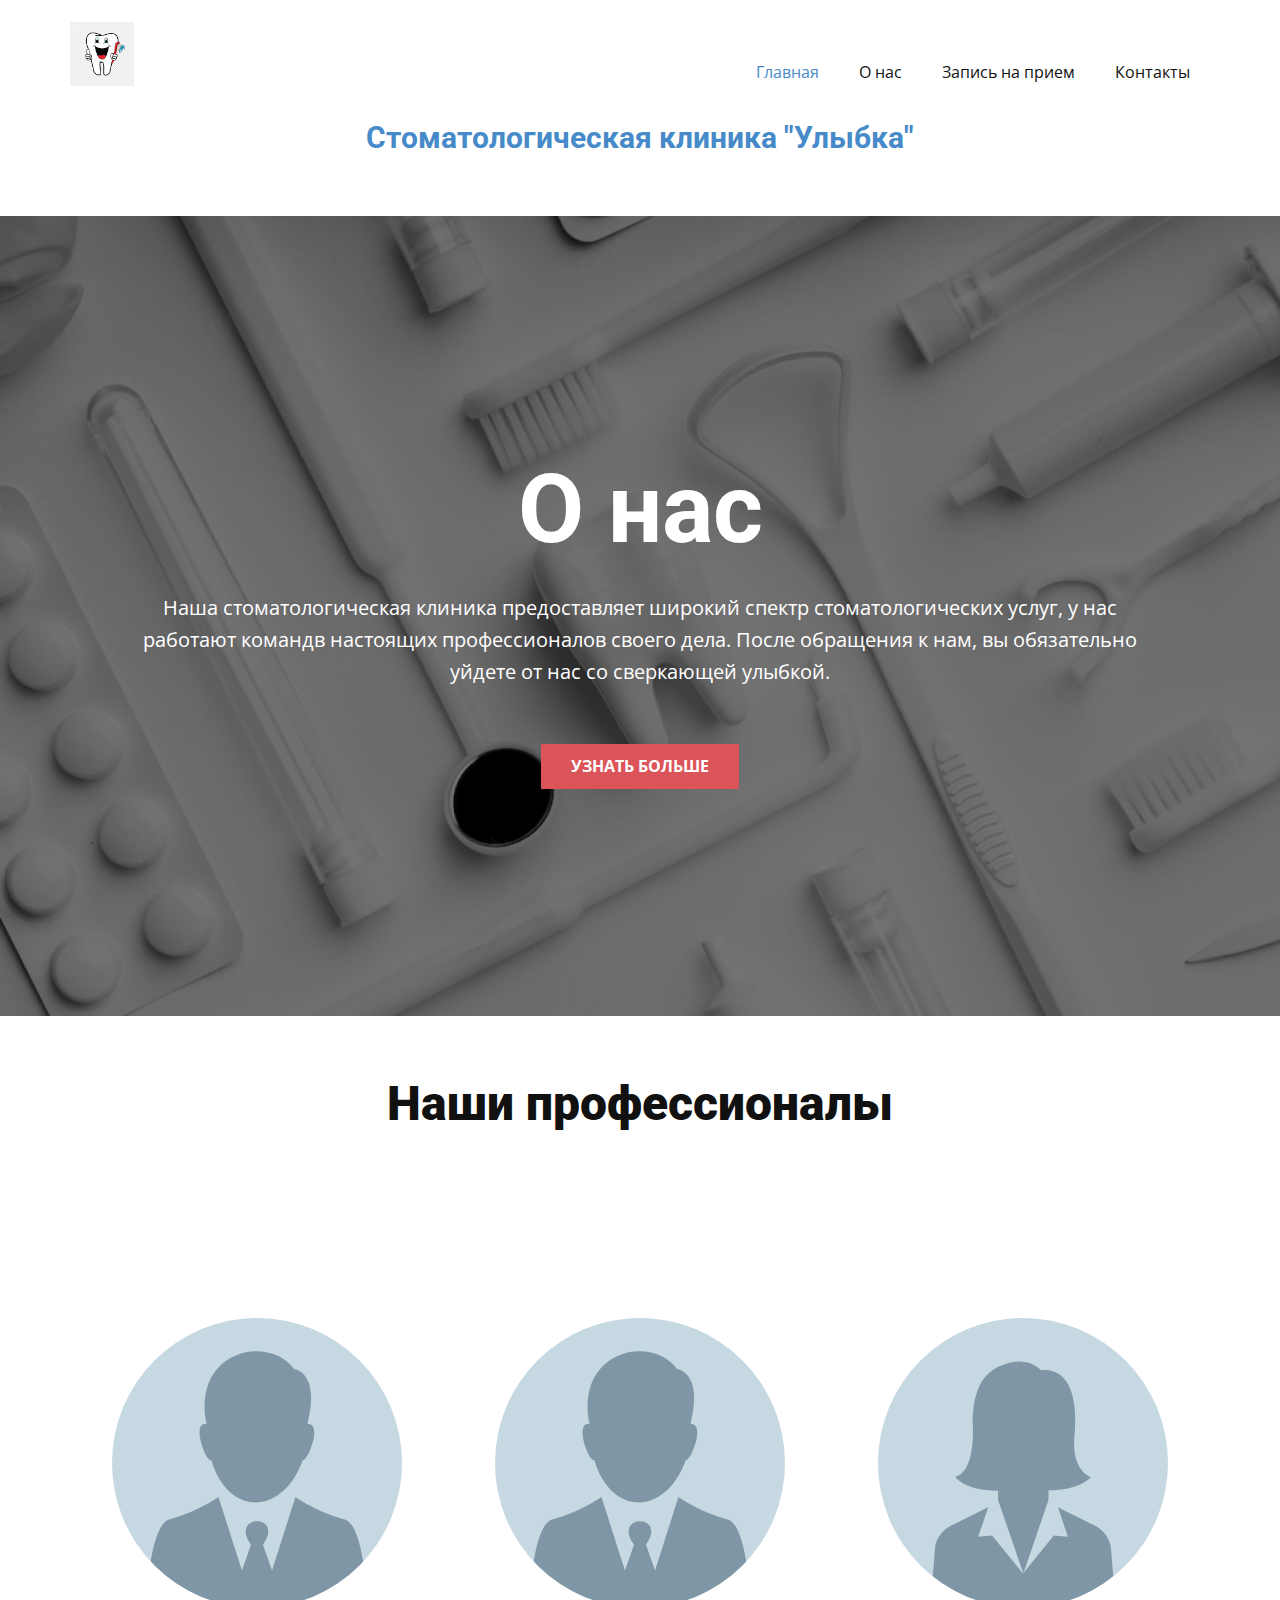
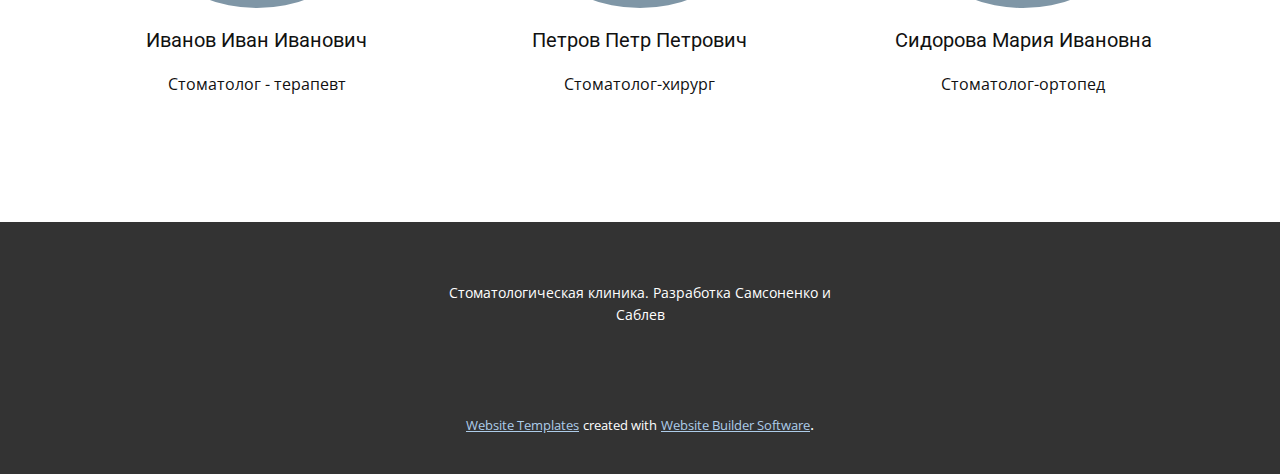
<file: src/main/resources/static/index.html>
<!DOCTYPE html>
<html style="font-size: 16px;">
  <head>
    <meta name="viewport" content="width=device-width, initial-scale=1.0">
    <meta charset="utf-8">
    <meta name="keywords" content="О нас, Наши профессионалы">
    <meta name="description" content="">
    <title>Главная</title>
    <link rel="stylesheet" href="nicepage.css" media="screen">
<link rel="stylesheet" href="Главная.css" media="screen">
    <script class="u-script" type="text/javascript" src="jquery.js" defer=""></script>
    <script class="u-script" type="text/javascript" src="nicepage.js" defer=""></script>
    <meta name="generator" content="Nicepage 4.11.3, nicepage.com">
    <link id="u-theme-google-font" rel="stylesheet" href="https://fonts.googleapis.com/css?family=Roboto:100,100i,300,300i,400,400i,500,500i,700,700i,900,900i|Open+Sans:300,300i,400,400i,500,500i,600,600i,700,700i,800,800i">
    
    
    
    
    
    
    
    
    <script type="application/ld+json">{
		"@context": "http://schema.org",
		"@type": "Organization",
		"name": "",
		"logo": "images/png-transparent-white-tooth-illustration-human-tooth-dentistry-take-a-toothbrush-teeth-text-heart-smiley.png"
}</script>
    <meta name="theme-color" content="#478ac9">
    <meta property="og:title" content="Главная">
    <meta property="og:type" content="website">
  </head>
  <body data-home-page="Главная.html" data-home-page-title="Главная" class="u-body u-xl-mode"><header class="u-clearfix u-header u-header" id="sec-20ac"><div class="u-clearfix u-sheet u-sheet-1">
        <a href="Главная.html" data-page-id="20203926" class="u-image u-logo u-image-1" data-image-width="920" data-image-height="920" title="Главная">
          <img src="images/png-transparent-white-tooth-illustration-human-tooth-dentistry-take-a-toothbrush-teeth-text-heart-smiley.png" class="u-logo-image u-logo-image-1">
        </a>
        <nav class="u-menu u-menu-dropdown u-offcanvas u-menu-1">
          <div class="menu-collapse" style="font-size: 1rem; letter-spacing: 0px;">
            <a class="u-button-style u-custom-left-right-menu-spacing u-custom-padding-bottom u-custom-top-bottom-menu-spacing u-nav-link u-text-active-palette-1-base u-text-hover-palette-2-base" href="#">
              <svg class="u-svg-link" viewBox="0 0 24 24"><use xmlns:xlink="http://www.w3.org/1999/xlink" xlink:href="#menu-hamburger"></use></svg>
              <svg class="u-svg-content" version="1.1" id="menu-hamburger" viewBox="0 0 16 16" x="0px" y="0px" xmlns:xlink="http://www.w3.org/1999/xlink" xmlns="http://www.w3.org/2000/svg"><g><rect y="1" width="16" height="2"></rect><rect y="7" width="16" height="2"></rect><rect y="13" width="16" height="2"></rect>
</g></svg>
            </a>
          </div>
          <div class="u-custom-menu u-nav-container">
            <ul class="u-nav u-unstyled u-nav-1"><li class="u-nav-item"><a class="u-button-style u-nav-link u-text-active-palette-1-base u-text-hover-palette-2-base" href="Главная.html" style="padding: 10px 20px;">Главная</a>
</li><li class="u-nav-item"><a class="u-button-style u-nav-link u-text-active-palette-1-base u-text-hover-palette-2-base" href="О-нас.html" style="padding: 10px 20px;">О нас</a>
</li><li class="u-nav-item"><a class="u-button-style u-nav-link u-text-active-palette-1-base u-text-hover-palette-2-base" href="Запись-на-прием.html" style="padding: 10px 20px;">Запись на прием</a>
</li><li class="u-nav-item"><a class="u-button-style u-nav-link u-text-active-palette-1-base u-text-hover-palette-2-base" href="Контакты.html" style="padding: 10px 20px;">Контакты</a>
</li></ul>
          </div>
          <div class="u-custom-menu u-nav-container-collapse">
            <div class="u-black u-container-style u-inner-container-layout u-opacity u-opacity-95 u-sidenav">
              <div class="u-inner-container-layout u-sidenav-overflow">
                <div class="u-menu-close"></div>
                <ul class="u-align-center u-nav u-popupmenu-items u-unstyled u-nav-2"><li class="u-nav-item"><a class="u-button-style u-nav-link" href="Главная.html">Главная</a>
</li><li class="u-nav-item"><a class="u-button-style u-nav-link" href="О-нас.html">О нас</a>
</li><li class="u-nav-item"><a class="u-button-style u-nav-link" href="Запись-на-прием.html">Запись на прием</a>
</li><li class="u-nav-item"><a class="u-button-style u-nav-link" href="Контакты.html">Контакты</a>
</li></ul>
              </div>
            </div>
            <div class="u-black u-menu-overlay u-opacity u-opacity-70"></div>
          </div>
        </nav>
        <h3 class="u-headline u-text u-text-default u-text-palette-1-base u-text-1">
          <a href="/">Стоматологическая клиника "Улыбка"</a>
        </h3>
      </div></header>
    <section class="u-align-center u-clearfix u-image u-shading u-section-1" src="" data-image-width="1060" data-image-height="707" id="sec-ac3b">
      <div class="u-clearfix u-sheet u-sheet-1">
        <h1 class="u-text u-text-default u-title u-text-1">О нас</h1>
        <p class="u-large-text u-text u-text-variant u-text-2">Наша стоматологическая клиника предоставляет широкий спектр стоматологических услуг, у нас работают командв настоящих профессионалов своего дела. После обращения к нам, вы обязательно уйдете от нас со сверкающей улыбкой.</p>
        <a href="#" class="u-btn u-button-style u-palette-2-base u-btn-1">Узнать больше</a>
      </div>
    </section>
    <section class="u-align-center u-clearfix u-section-2" id="sec-84ff">
      <div class="u-clearfix u-sheet u-valign-middle u-sheet-1">
        <h1 class="u-text u-text-default u-text-1">Наши профессионалы</h1>
      </div>
    </section>
    <section class="u-clearfix u-section-3" id="sec-1b5d">
      <div class="u-clearfix u-sheet u-valign-middle u-sheet-1">
        <div class="u-expanded-width u-list u-list-1">
          <div class="u-repeater u-repeater-1">
            <div class="u-align-center u-container-style u-list-item u-repeater-item">
              <div class="u-container-layout u-similar-container u-valign-top u-container-layout-1">
                <div alt="" class="u-image u-image-circle u-image-1" src="" data-image-width="500" data-image-height="500"></div>
                <h5 class="u-align-center-lg u-align-center-md u-align-center-sm u-align-center-xs u-text u-text-1">Иванов Иван Иванович</h5>
                <p class="u-align-center-lg u-align-center-md u-align-center-sm u-align-center-xs u-text u-text-2">Стоматолог - терапевт</p>
              </div>
            </div>
            <div class="u-align-center u-container-style u-list-item u-repeater-item">
              <div class="u-container-layout u-similar-container u-valign-top u-container-layout-2">
                <div alt="" class="u-image u-image-circle u-image-2" src="" data-image-width="500" data-image-height="500"></div>
                <h5 class="u-text u-text-3">Петров Петр Петрович</h5>
                <p class="u-text u-text-4">Стоматолог-хирург</p>
              </div>
            </div>
            <div class="u-align-center u-container-style u-list-item u-repeater-item">
              <div class="u-container-layout u-similar-container u-valign-top u-container-layout-3">
                <div alt="" class="u-image u-image-circle u-image-3" src="" data-image-width="500" data-image-height="500"></div>
                <h5 class="u-text u-text-5">Сидорова Мария Ивановна</h5>
                <p class="u-text u-text-6">Стоматолог-ортопед</p>
              </div>
            </div>
          </div>
        </div>
      </div>
    </section>
    
    
    
    
    
    
    <footer class="u-align-center u-clearfix u-footer u-grey-80 u-footer" id="sec-9ed1"><div class="u-clearfix u-sheet u-sheet-1">
        <p class="u-small-text u-text u-text-variant u-text-1">Стоматологическая клиника. Разработка Самсоненко и Саблев</p>
      </div></footer>
    <section class="u-backlink u-clearfix u-grey-80">
      <a class="u-link" href="https://nicepage.com/website-templates" target="_blank">
        <span>Website Templates</span>
      </a>
      <p class="u-text">
        <span>created with</span>
      </p>
      <a class="u-link" href="" target="_blank">
        <span>Website Builder Software</span>
      </a>. 
    </section>
  </body>
</html>
</file>
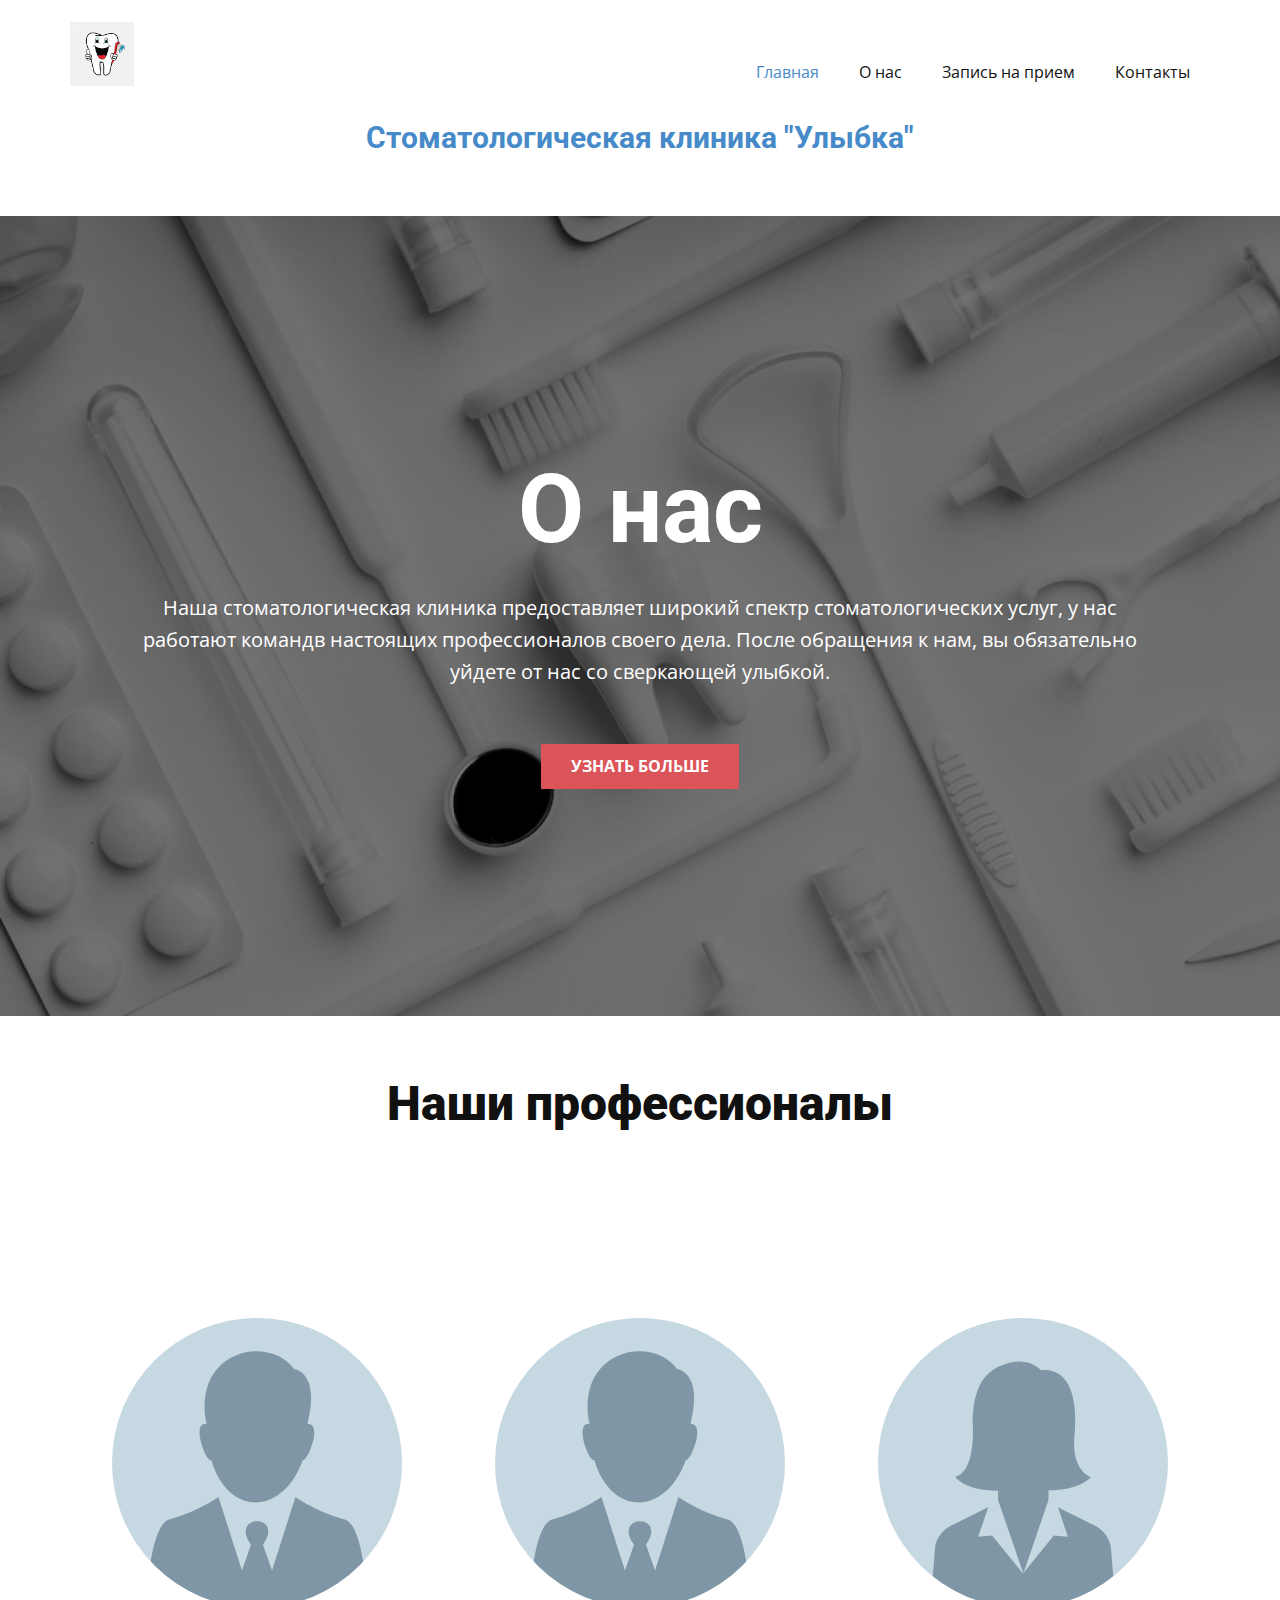
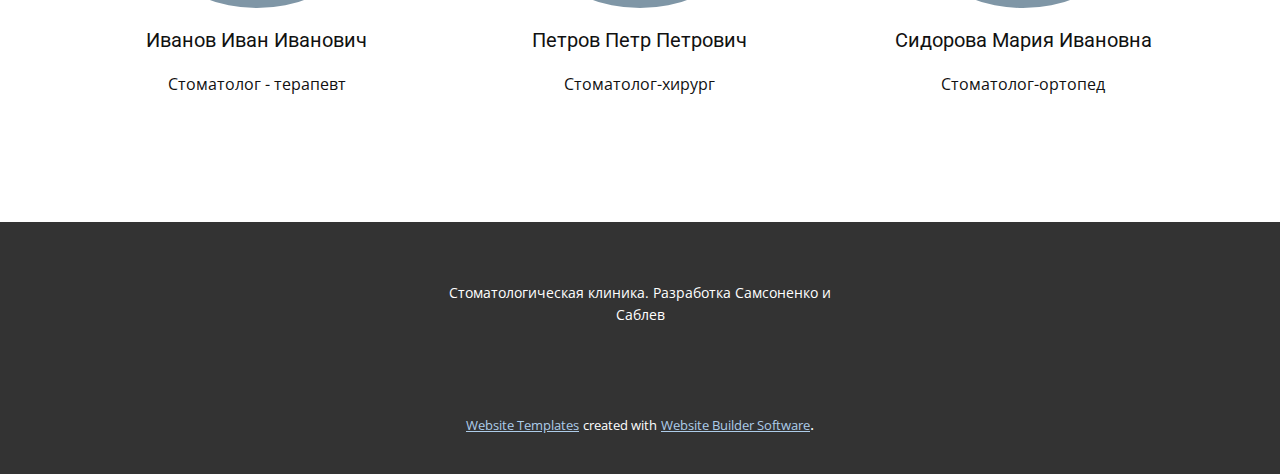
<file: src/main/resources/static/Главная.html>
<!DOCTYPE html>
<html style="font-size: 16px;">
  <head>
    <meta name="viewport" content="width=device-width, initial-scale=1.0">
    <meta charset="utf-8">
    <meta name="keywords" content="О нас, Наши профессионалы">
    <meta name="description" content="">
    <title>Главная</title>
    <link rel="stylesheet" href="nicepage.css" media="screen">
<link rel="stylesheet" href="Главная.css" media="screen">
    <script class="u-script" type="text/javascript" src="jquery.js" defer=""></script>
    <script class="u-script" type="text/javascript" src="nicepage.js" defer=""></script>
    <meta name="generator" content="Nicepage 4.11.3, nicepage.com">
    <link id="u-theme-google-font" rel="stylesheet" href="https://fonts.googleapis.com/css?family=Roboto:100,100i,300,300i,400,400i,500,500i,700,700i,900,900i|Open+Sans:300,300i,400,400i,500,500i,600,600i,700,700i,800,800i">
    
    
    
    
    
    
    
    
    <script type="application/ld+json">{
		"@context": "http://schema.org",
		"@type": "Organization",
		"name": "",
		"logo": "images/png-transparent-white-tooth-illustration-human-tooth-dentistry-take-a-toothbrush-teeth-text-heart-smiley.png"
}</script>
    <meta name="theme-color" content="#478ac9">
    <meta property="og:title" content="Главная">
    <meta property="og:type" content="website">
  </head>
  <body class="u-body u-xl-mode"><header class="u-clearfix u-header u-header" id="sec-20ac"><div class="u-clearfix u-sheet u-sheet-1">
        <a href="Главная.html" data-page-id="20203926" class="u-image u-logo u-image-1" data-image-width="920" data-image-height="920" title="Главная">
          <img src="images/png-transparent-white-tooth-illustration-human-tooth-dentistry-take-a-toothbrush-teeth-text-heart-smiley.png" class="u-logo-image u-logo-image-1">
        </a>
        <nav class="u-menu u-menu-dropdown u-offcanvas u-menu-1">
          <div class="menu-collapse" style="font-size: 1rem; letter-spacing: 0px;">
            <a class="u-button-style u-custom-left-right-menu-spacing u-custom-padding-bottom u-custom-top-bottom-menu-spacing u-nav-link u-text-active-palette-1-base u-text-hover-palette-2-base" href="#">
              <svg class="u-svg-link" viewBox="0 0 24 24"><use xmlns:xlink="http://www.w3.org/1999/xlink" xlink:href="#menu-hamburger"></use></svg>
              <svg class="u-svg-content" version="1.1" id="menu-hamburger" viewBox="0 0 16 16" x="0px" y="0px" xmlns:xlink="http://www.w3.org/1999/xlink" xmlns="http://www.w3.org/2000/svg"><g><rect y="1" width="16" height="2"></rect><rect y="7" width="16" height="2"></rect><rect y="13" width="16" height="2"></rect>
</g></svg>
            </a>
          </div>
          <div class="u-custom-menu u-nav-container">
            <ul class="u-nav u-unstyled u-nav-1"><li class="u-nav-item"><a class="u-button-style u-nav-link u-text-active-palette-1-base u-text-hover-palette-2-base" href="Главная.html" style="padding: 10px 20px;">Главная</a>
</li><li class="u-nav-item"><a class="u-button-style u-nav-link u-text-active-palette-1-base u-text-hover-palette-2-base" href="О-нас.html" style="padding: 10px 20px;">О нас</a>
</li><li class="u-nav-item"><a class="u-button-style u-nav-link u-text-active-palette-1-base u-text-hover-palette-2-base" href="Запись-на-прием.html" style="padding: 10px 20px;">Запись на прием</a>
</li><li class="u-nav-item"><a class="u-button-style u-nav-link u-text-active-palette-1-base u-text-hover-palette-2-base" href="Контакты.html" style="padding: 10px 20px;">Контакты</a>
</li></ul>
          </div>
          <div class="u-custom-menu u-nav-container-collapse">
            <div class="u-black u-container-style u-inner-container-layout u-opacity u-opacity-95 u-sidenav">
              <div class="u-inner-container-layout u-sidenav-overflow">
                <div class="u-menu-close"></div>
                <ul class="u-align-center u-nav u-popupmenu-items u-unstyled u-nav-2"><li class="u-nav-item"><a class="u-button-style u-nav-link" href="Главная.html">Главная</a>
</li><li class="u-nav-item"><a class="u-button-style u-nav-link" href="О-нас.html">О нас</a>
</li><li class="u-nav-item"><a class="u-button-style u-nav-link" href="Запись-на-прием.html">Запись на прием</a>
</li><li class="u-nav-item"><a class="u-button-style u-nav-link" href="Контакты.html">Контакты</a>
</li></ul>
              </div>
            </div>
            <div class="u-black u-menu-overlay u-opacity u-opacity-70"></div>
          </div>
        </nav>
        <h3 class="u-headline u-text u-text-default u-text-palette-1-base u-text-1">
          <a href="/">Стоматологическая клиника "Улыбка"</a>
        </h3>
      </div></header>
    <section class="u-align-center u-clearfix u-image u-shading u-section-1" src="" data-image-width="1060" data-image-height="707" id="sec-ac3b">
      <div class="u-clearfix u-sheet u-sheet-1">
        <h1 class="u-text u-text-default u-title u-text-1">О нас</h1>
        <p class="u-large-text u-text u-text-variant u-text-2">Наша стоматологическая клиника предоставляет широкий спектр стоматологических услуг, у нас работают командв настоящих профессионалов своего дела. После обращения к нам, вы обязательно уйдете от нас со сверкающей улыбкой.</p>
        <a href="#" class="u-btn u-button-style u-palette-2-base u-btn-1">Узнать больше</a>
      </div>
    </section>
    <section class="u-align-center u-clearfix u-section-2" id="sec-84ff">
      <div class="u-clearfix u-sheet u-valign-middle u-sheet-1">
        <h1 class="u-text u-text-default u-text-1">Наши профессионалы</h1>
      </div>
    </section>
    <section class="u-clearfix u-section-3" id="sec-1b5d">
      <div class="u-clearfix u-sheet u-valign-middle u-sheet-1">
        <div class="u-expanded-width u-list u-list-1">
          <div class="u-repeater u-repeater-1">
            <div class="u-align-center u-container-style u-list-item u-repeater-item">
              <div class="u-container-layout u-similar-container u-valign-top u-container-layout-1">
                <div alt="" class="u-image u-image-circle u-image-1" src="" data-image-width="500" data-image-height="500"></div>
                <h5 class="u-align-center-lg u-align-center-md u-align-center-sm u-align-center-xs u-text u-text-1">Иванов Иван Иванович</h5>
                <p class="u-align-center-lg u-align-center-md u-align-center-sm u-align-center-xs u-text u-text-2">Стоматолог - терапевт</p>
              </div>
            </div>
            <div class="u-align-center u-container-style u-list-item u-repeater-item">
              <div class="u-container-layout u-similar-container u-valign-top u-container-layout-2">
                <div alt="" class="u-image u-image-circle u-image-2" src="" data-image-width="500" data-image-height="500"></div>
                <h5 class="u-text u-text-3">Петров Петр Петрович</h5>
                <p class="u-text u-text-4">Стоматолог-хирург</p>
              </div>
            </div>
            <div class="u-align-center u-container-style u-list-item u-repeater-item">
              <div class="u-container-layout u-similar-container u-valign-top u-container-layout-3">
                <div alt="" class="u-image u-image-circle u-image-3" src="" data-image-width="500" data-image-height="500"></div>
                <h5 class="u-text u-text-5">Сидорова Мария Ивановна</h5>
                <p class="u-text u-text-6">Стоматолог-ортопед</p>
              </div>
            </div>
          </div>
        </div>
      </div>
    </section>
    
    
    
    
    
    
    <footer class="u-align-center u-clearfix u-footer u-grey-80 u-footer" id="sec-9ed1"><div class="u-clearfix u-sheet u-sheet-1">
        <p class="u-small-text u-text u-text-variant u-text-1">Стоматологическая клиника. Разработка Самсоненко и Саблев</p>
      </div></footer>
    <section class="u-backlink u-clearfix u-grey-80">
      <a class="u-link" href="https://nicepage.com/website-templates" target="_blank">
        <span>Website Templates</span>
      </a>
      <p class="u-text">
        <span>created with</span>
      </p>
      <a class="u-link" href="" target="_blank">
        <span>Website Builder Software</span>
      </a>. 
    </section>
  </body>
</html>
</file>
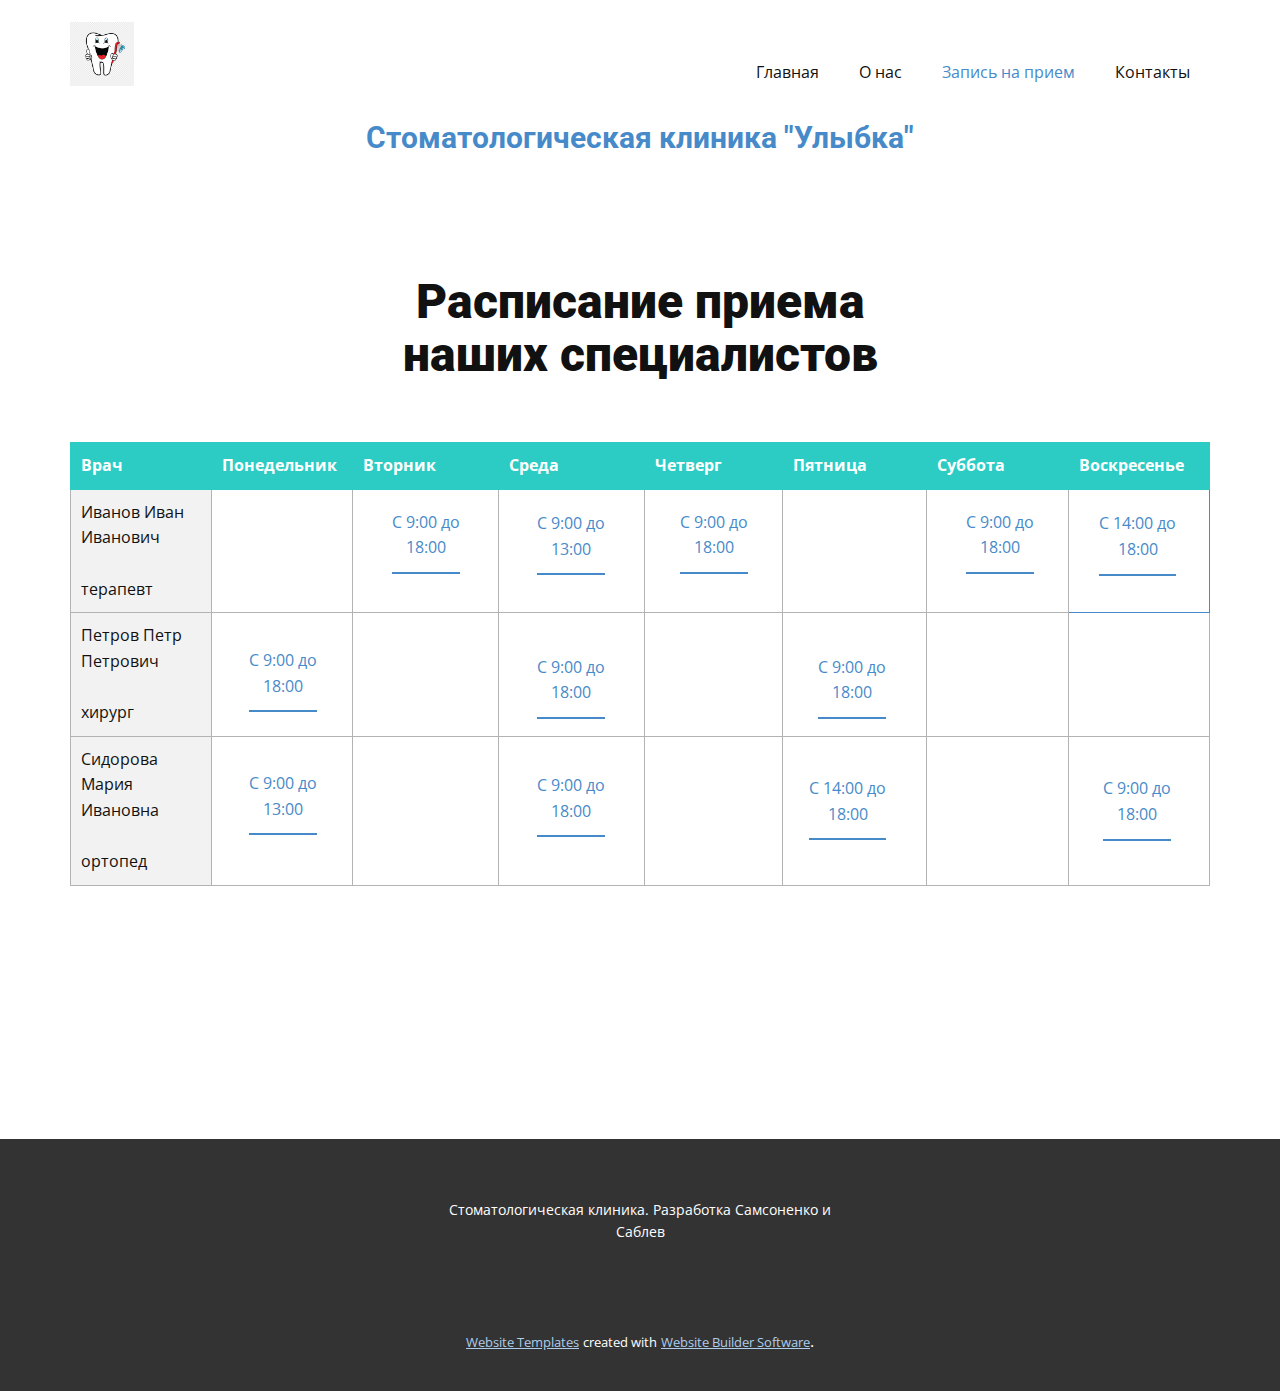
<file: src/main/resources/static/Запись-на-прием.html>
<!DOCTYPE html>
<html style="font-size: 16px;">
  <head>
    <meta name="viewport" content="width=device-width, initial-scale=1.0">
    <meta charset="utf-8">
    <meta name="keywords" content="INTUITIVE">
    <meta name="description" content="">
    <title>Запись на прием</title>
    <link rel="stylesheet" href="nicepage.css" media="screen">
<link rel="stylesheet" href="Запись-на-прием.css" media="screen">
    <script class="u-script" type="text/javascript" src="jquery.js" defer=""></script>
    <script class="u-script" type="text/javascript" src="nicepage.js" defer=""></script>
    <meta name="generator" content="Nicepage 4.11.3, nicepage.com">
    <link id="u-theme-google-font" rel="stylesheet" href="https://fonts.googleapis.com/css?family=Roboto:100,100i,300,300i,400,400i,500,500i,700,700i,900,900i|Open+Sans:300,300i,400,400i,500,500i,600,600i,700,700i,800,800i">
    
    
    
    
    
    
    
    <script type="application/ld+json">{
		"@context": "http://schema.org",
		"@type": "Organization",
		"name": "",
		"logo": "images/png-transparent-white-tooth-illustration-human-tooth-dentistry-take-a-toothbrush-teeth-text-heart-smiley.png"
}</script>
    <meta name="theme-color" content="#478ac9">
    <meta property="og:title" content="Запись на прием">
    <meta property="og:type" content="website">
  </head>
  <body class="u-body u-xl-mode"><header class="u-clearfix u-header u-header" id="sec-20ac"><div class="u-clearfix u-sheet u-sheet-1">
        <a href="Главная.html" data-page-id="20203926" class="u-image u-logo u-image-1" data-image-width="920" data-image-height="920" title="Главная">
          <img src="images/png-transparent-white-tooth-illustration-human-tooth-dentistry-take-a-toothbrush-teeth-text-heart-smiley.png" class="u-logo-image u-logo-image-1">
        </a>
        <nav class="u-menu u-menu-dropdown u-offcanvas u-menu-1">
          <div class="menu-collapse" style="font-size: 1rem; letter-spacing: 0px;">
            <a class="u-button-style u-custom-left-right-menu-spacing u-custom-padding-bottom u-custom-top-bottom-menu-spacing u-nav-link u-text-active-palette-1-base u-text-hover-palette-2-base" href="#">
              <svg class="u-svg-link" viewBox="0 0 24 24"><use xmlns:xlink="http://www.w3.org/1999/xlink" xlink:href="#menu-hamburger"></use></svg>
              <svg class="u-svg-content" version="1.1" id="menu-hamburger" viewBox="0 0 16 16" x="0px" y="0px" xmlns:xlink="http://www.w3.org/1999/xlink" xmlns="http://www.w3.org/2000/svg"><g><rect y="1" width="16" height="2"></rect><rect y="7" width="16" height="2"></rect><rect y="13" width="16" height="2"></rect>
</g></svg>
            </a>
          </div>
          <div class="u-custom-menu u-nav-container">
            <ul class="u-nav u-unstyled u-nav-1"><li class="u-nav-item"><a class="u-button-style u-nav-link u-text-active-palette-1-base u-text-hover-palette-2-base" href="Главная.html" style="padding: 10px 20px;">Главная</a>
</li><li class="u-nav-item"><a class="u-button-style u-nav-link u-text-active-palette-1-base u-text-hover-palette-2-base" href="О-нас.html" style="padding: 10px 20px;">О нас</a>
</li><li class="u-nav-item"><a class="u-button-style u-nav-link u-text-active-palette-1-base u-text-hover-palette-2-base" href="Запись-на-прием.html" style="padding: 10px 20px;">Запись на прием</a>
</li><li class="u-nav-item"><a class="u-button-style u-nav-link u-text-active-palette-1-base u-text-hover-palette-2-base" href="Контакты.html" style="padding: 10px 20px;">Контакты</a>
</li></ul>
          </div>
          <div class="u-custom-menu u-nav-container-collapse">
            <div class="u-black u-container-style u-inner-container-layout u-opacity u-opacity-95 u-sidenav">
              <div class="u-inner-container-layout u-sidenav-overflow">
                <div class="u-menu-close"></div>
                <ul class="u-align-center u-nav u-popupmenu-items u-unstyled u-nav-2"><li class="u-nav-item"><a class="u-button-style u-nav-link" href="Главная.html">Главная</a>
</li><li class="u-nav-item"><a class="u-button-style u-nav-link" href="О-нас.html">О нас</a>
</li><li class="u-nav-item"><a class="u-button-style u-nav-link" href="Запись-на-прием.html">Запись на прием</a>
</li><li class="u-nav-item"><a class="u-button-style u-nav-link" href="Контакты.html">Контакты</a>
</li></ul>
              </div>
            </div>
            <div class="u-black u-menu-overlay u-opacity u-opacity-70"></div>
          </div>
        </nav>
        <h3 class="u-headline u-text u-text-default u-text-palette-1-base u-text-1">
          <a href="/">Стоматологическая клиника "Улыбка"</a>
        </h3>
      </div></header>
    <section class="u-align-center u-clearfix u-section-1" id="sec-41b8">
      <div class="u-clearfix u-sheet u-sheet-1">
        <h1 class="u-text u-text-default u-text-1">Расписание приема<br>наших специалистов
        </h1>
      </div>
    </section>
    <section class="u-align-center u-clearfix u-section-2" id="sec-3de1">
      <div class="u-clearfix u-sheet u-sheet-1">
        <a href="https://nicepage.com/c/food-restaurant-html-templates" class="u-active-none u-border-2 u-border-palette-1-base u-bottom-left-radius-0 u-bottom-right-radius-0 u-btn u-btn-rectangle u-button-style u-hover-none u-none u-radius-0 u-top-left-radius-0 u-top-right-radius-0 u-btn-1">С 9:00 до<br>18:00<br>
        </a>
        <div class="u-expanded-width u-table u-table-responsive u-table-1">
          <table class="u-table-entity u-table-entity-1">
            <colgroup>
              <col width="12.4%">
              <col width="12.4%">
              <col width="12.8%">
              <col width="12.8%">
              <col width="12.1%">
              <col width="12.7%">
              <col width="12.4%">
              <col width="12.599999999999989%">
            </colgroup>
            <thead class="u-palette-4-base u-table-header u-table-header-1">
              <tr style="height: 26px;">
                <th class="u-border-1 u-border-palette-4-base u-table-cell">Врач</th>
                <th class="u-border-1 u-border-palette-4-base u-table-cell">Понедельник</th>
                <th class="u-border-1 u-border-palette-4-base u-table-cell">Вторник</th>
                <th class="u-border-1 u-border-palette-4-base u-table-cell">Среда</th>
                <th class="u-border-1 u-border-palette-4-base u-table-cell">Четверг</th>
                <th class="u-border-1 u-border-palette-4-base u-table-cell">Пятница</th>
                <th class="u-border-1 u-border-palette-4-base u-table-cell">Суббота</th>
                <th class="u-border-1 u-border-palette-4-base u-table-cell">Воскресенье</th>
              </tr>
            </thead>
            <tbody class="u-table-body u-table-body-1">
              <tr style="height: 88px;">
                <td class="u-border-1 u-border-grey-30 u-first-column u-grey-5 u-table-cell u-table-cell-9"> Иванов Иван Иванович<br>
                  <br>терапевт
                </td>
                <td class="u-border-1 u-border-grey-30 u-table-cell"></td>
                <td class="u-border-1 u-border-grey-30 u-table-cell"></td>
                <td class="u-border-1 u-border-grey-30 u-table-cell"></td>
                <td class="u-border-1 u-border-grey-30 u-table-cell"></td>
                <td class="u-border-1 u-border-grey-30 u-table-cell">
                  <br>
                </td>
                <td class="u-border-1 u-border-grey-30 u-table-cell"></td>
                <td class="u-border-1 u-border-palette-1-base u-table-cell"></td>
              </tr>
              <tr style="height: 92px;">
                <td class="u-border-1 u-border-grey-30 u-first-column u-grey-5 u-table-cell u-table-cell-17"> Петров Петр Петрович<br>
                  <br>хирург
                </td>
                <td class="u-border-1 u-border-grey-30 u-table-cell"></td>
                <td class="u-border-1 u-border-grey-30 u-table-cell"></td>
                <td class="u-border-1 u-border-grey-30 u-table-cell"></td>
                <td class="u-border-1 u-border-grey-30 u-table-cell"></td>
                <td class="u-border-1 u-border-grey-30 u-table-cell"></td>
                <td class="u-border-1 u-border-grey-30 u-table-cell"></td>
                <td class="u-border-1 u-border-grey-30 u-table-cell"></td>
              </tr>
              <tr style="height: 71px;">
                <td class="u-border-1 u-border-grey-30 u-first-column u-grey-5 u-table-cell u-table-cell-25"> Сидорова Мария Ивановна<br>
                  <br>ортопед
                </td>
                <td class="u-border-1 u-border-grey-30 u-table-cell"></td>
                <td class="u-border-1 u-border-grey-30 u-table-cell"></td>
                <td class="u-border-1 u-border-grey-30 u-table-cell"></td>
                <td class="u-border-1 u-border-grey-30 u-table-cell"></td>
                <td class="u-border-1 u-border-grey-30 u-table-cell"></td>
                <td class="u-border-1 u-border-grey-30 u-table-cell"></td>
                <td class="u-border-1 u-border-grey-30 u-table-cell"></td>
              </tr>
            </tbody>
          </table>
        </div>
        <a href="#sec-d82d" class="u-active-none u-border-2 u-border-palette-1-base u-bottom-left-radius-0 u-bottom-right-radius-0 u-btn u-btn-rectangle u-button-style u-dialog-link u-hover-none u-none u-radius-0 u-top-left-radius-0 u-top-right-radius-0 u-btn-2">С 9:00 до<br>18:00<br>
        </a>
        <a href="https://nicepage.com/c/food-restaurant-html-templates" class="u-active-none u-border-2 u-border-palette-1-base u-bottom-left-radius-0 u-bottom-right-radius-0 u-btn u-btn-rectangle u-button-style u-hover-none u-none u-radius-0 u-top-left-radius-0 u-top-right-radius-0 u-btn-3">С 9:00 до<br>18:00<br>
        </a>
        <a href="https://nicepage.com/c/food-restaurant-html-templates" class="u-active-none u-border-2 u-border-palette-1-base u-bottom-left-radius-0 u-bottom-right-radius-0 u-btn u-btn-rectangle u-button-style u-hover-none u-none u-radius-0 u-top-left-radius-0 u-top-right-radius-0 u-btn-4">С 9:00 до<br>18:00<br>
        </a>
        <a href="https://nicepage.com/c/food-restaurant-html-templates" class="u-active-none u-border-2 u-border-palette-1-base u-bottom-left-radius-0 u-bottom-right-radius-0 u-btn u-btn-rectangle u-button-style u-hover-none u-none u-radius-0 u-top-left-radius-0 u-top-right-radius-0 u-btn-5">С 9:00 до<br>18:00<br>
        </a>
        <a href="https://nicepage.com/c/food-restaurant-html-templates" class="u-active-none u-border-2 u-border-palette-1-base u-bottom-left-radius-0 u-bottom-right-radius-0 u-btn u-btn-rectangle u-button-style u-hover-none u-none u-radius-0 u-top-left-radius-0 u-top-right-radius-0 u-btn-6">С 9:00 до<br>13:00<br>
        </a>
        <a href="https://nicepage.com/c/food-restaurant-html-templates" class="u-active-none u-border-2 u-border-palette-1-base u-bottom-left-radius-0 u-bottom-right-radius-0 u-btn u-btn-rectangle u-button-style u-hover-none u-none u-radius-0 u-top-left-radius-0 u-top-right-radius-0 u-btn-7">С 14:00 до<br>18:00<br>
        </a>
        <a href="https://nicepage.com/c/food-restaurant-html-templates" class="u-active-none u-border-2 u-border-palette-1-base u-bottom-left-radius-0 u-bottom-right-radius-0 u-btn u-btn-rectangle u-button-style u-hover-none u-none u-radius-0 u-top-left-radius-0 u-top-right-radius-0 u-btn-8">С 9:00 до<br>18:00<br>
        </a>
        <a href="https://nicepage.com/c/food-restaurant-html-templates" class="u-active-none u-border-2 u-border-palette-1-base u-bottom-left-radius-0 u-bottom-right-radius-0 u-btn u-btn-rectangle u-button-style u-hover-none u-none u-radius-0 u-top-left-radius-0 u-top-right-radius-0 u-btn-9">С 9:00 до<br>18:00<br>
        </a>
        <a href="https://nicepage.com/c/food-restaurant-html-templates" class="u-active-none u-border-2 u-border-palette-1-base u-bottom-left-radius-0 u-bottom-right-radius-0 u-btn u-btn-rectangle u-button-style u-hover-none u-none u-radius-0 u-top-left-radius-0 u-top-right-radius-0 u-btn-10">С 9:00 до<br>13:00<br>
        </a>
        <a href="https://nicepage.com/c/food-restaurant-html-templates" class="u-active-none u-border-2 u-border-palette-1-base u-bottom-left-radius-0 u-bottom-right-radius-0 u-btn u-btn-rectangle u-button-style u-hover-none u-none u-radius-0 u-top-left-radius-0 u-top-right-radius-0 u-btn-11">С 14:00 до<br>18:00<br>
        </a>
        <a href="https://nicepage.com/c/food-restaurant-html-templates" class="u-active-none u-border-2 u-border-palette-1-base u-bottom-left-radius-0 u-bottom-right-radius-0 u-btn u-btn-rectangle u-button-style u-hover-none u-none u-radius-0 u-top-left-radius-0 u-top-right-radius-0 u-btn-12">С 9:00 до<br>18:00<br>
        </a>
      </div>
    </section>
    
    
    
    
    
    
    <footer class="u-align-center u-clearfix u-footer u-grey-80 u-footer" id="sec-9ed1"><div class="u-clearfix u-sheet u-sheet-1">
        <p class="u-small-text u-text u-text-variant u-text-1">Стоматологическая клиника. Разработка Самсоненко и Саблев</p>
      </div></footer>
    <section class="u-backlink u-clearfix u-grey-80">
      <a class="u-link" href="https://nicepage.com/website-templates" target="_blank">
        <span>Website Templates</span>
      </a>
      <p class="u-text">
        <span>created with</span>
      </p>
      <a class="u-link" href="" target="_blank">
        <span>Website Builder Software</span>
      </a>. 
    </section>
  <section class="u-black u-clearfix u-container-style u-dialog-block u-opacity u-opacity-70 u-dialog-section-6" id="sec-d82d">
      <div class="u-align-center u-container-style u-dialog u-white u-dialog-1">
        <div class="u-container-layout u-container-layout-1">
          <h1 class="u-text u-text-default u-text-1"> Запись на прием Иванов И.И.</h1>
          <h4 class="u-text u-text-default u-text-2">23 мая 2022 г., понедельник</h4>
          <a href="https://nicepage.com/website-design" class="u-btn u-button-style u-none u-text-hover-palette-2-base u-btn-1">
            <br>Следующая неделя&nbsp;<span class="u-icon u-text-palette-1-base"><svg class="u-svg-content" viewBox="0 -32 426.66667 426" style="width: 1em; height: 1em;"><path d="m213.332031 181.667969c0 4.265625-1.277343 8.53125-3.625 11.730469l-106.667969 160c-3.839843 5.761718-10.238281 9.601562-17.707031 9.601562h-64c-11.730469 0-21.332031-9.601562-21.332031-21.332031 0-4.269531 1.28125-8.535157 3.625-11.734375l98.773438-148.265625-98.773438-148.269531c-2.34375-3.199219-3.625-7.464844-3.625-11.730469 0-11.734375 9.601562-21.335938 21.332031-21.335938h64c7.46875 0 13.867188 3.839844 17.707031 9.601563l106.667969 160c2.347657 3.199218 3.625 7.464844 3.625 11.734375zm0 0"></path><path d="m426.667969 181.667969c0 4.265625-1.28125 8.53125-3.628907 11.730469l-106.664062 160c-3.839844 5.761718-10.242188 9.601562-17.707031 9.601562h-64c-11.734375 0-21.335938-9.601562-21.335938-21.332031 0-4.269531 1.28125-8.535157 3.628907-11.734375l98.773437-148.265625-98.773437-148.269531c-2.347657-3.199219-3.628907-7.464844-3.628907-11.730469 0-11.734375 9.601563-21.335938 21.335938-21.335938h64c7.464843 0 13.867187 3.839844 17.707031 9.601563l106.664062 160c2.347657 3.199218 3.628907 7.464844 3.628907 11.734375zm0 0"></path></svg><img></span>
          </a>
          <h5 class="u-text u-text-default u-text-3">Свободных талонов нет</h5>
          <h4 class="u-text u-text-default u-text-4">24 мая 2022 г., вторник</h4>
          <a href="https://nicepage.com/templates" class="u-btn u-btn-round u-button-style u-hover-palette-1-light-1 u-palette-1-base u-radius-50 u-btn-2">17:00</a>
          <a href="https://nicepage.com/templates" class="u-btn u-btn-round u-button-style u-hover-palette-1-light-1 u-palette-1-base u-radius-50 u-btn-3"> 12:00</a>
          <a href="#sec-8522" class="u-btn u-btn-round u-button-style u-dialog-link u-hover-palette-1-light-1 u-palette-1-base u-radius-50 u-btn-4">09:00</a>
          <a href="https://nicepage.com/templates" class="u-btn u-btn-round u-button-style u-hover-palette-1-light-1 u-palette-1-base u-radius-50 u-btn-5">14:00</a>
          <h4 class="u-text u-text-default u-text-5">25 мая 2022 г., среда</h4>
          <h5 class="u-text u-text-default u-text-6">Свободных талонов нет</h5>
          <h4 class="u-text u-text-default u-text-7">26 мая 2022 г., четверг</h4>
          <a href="https://nicepage.com/templates" class="u-btn u-btn-round u-button-style u-hover-palette-1-light-1 u-palette-1-base u-radius-50 u-btn-6">09:00</a>
          <a href="https://nicepage.com/templates" class="u-btn u-btn-round u-button-style u-hover-palette-1-light-1 u-palette-1-base u-radius-50 u-btn-7">14:00</a>
          <a href="https://nicepage.com/templates" class="u-btn u-btn-round u-button-style u-hover-palette-1-light-1 u-palette-1-base u-radius-50 u-btn-8"> 12:00</a>
          <a href="https://nicepage.com/templates" class="u-btn u-btn-round u-button-style u-hover-palette-1-light-1 u-palette-1-base u-radius-50 u-btn-9"> 11:00</a>
          <a href="https://nicepage.com/templates" class="u-btn u-btn-round u-button-style u-hover-palette-1-light-1 u-palette-1-base u-radius-50 u-btn-10">17:00</a>
          <a href="https://nicepage.com/templates" class="u-btn u-btn-round u-button-style u-hover-palette-1-light-1 u-palette-1-base u-radius-50 u-btn-11"> 13:00</a>
          <h4 class="u-text u-text-default u-text-8">27 мая 2022 г., пятница</h4>
          <h5 class="u-text u-text-default u-text-9">Свободных талонов нет</h5>
          <h4 class="u-text u-text-default u-text-10">26 мая 2022 г., суббота</h4>
          <a href="https://nicepage.com/templates" class="u-btn u-btn-round u-button-style u-hover-palette-1-light-1 u-palette-1-base u-radius-50 u-btn-12">09:00</a>
          <h4 class="u-text u-text-default u-text-11">26 мая 2022 г., воскресенье</h4>
          <a href="https://nicepage.com/templates" class="u-btn u-btn-round u-button-style u-hover-palette-1-light-1 u-palette-1-base u-radius-50 u-btn-13">09:00</a>
          <a href="https://nicepage.com/templates" class="u-btn u-btn-round u-button-style u-hover-palette-1-light-1 u-palette-1-base u-radius-50 u-btn-14"> 11:00</a>
        </div><button class="u-dialog-close-button u-icon u-text-grey-40 u-icon-2"><svg class="u-svg-link" preserveAspectRatio="xMidYMin slice" viewBox="0 0 16 16" style=""><use xmlns:xlink="http://www.w3.org/1999/xlink" xlink:href="#svg-efe9"></use></svg><svg xmlns="http://www.w3.org/2000/svg" xmlns:xlink="http://www.w3.org/1999/xlink" version="1.1" xml:space="preserve" class="u-svg-content" viewBox="0 0 16 16" x="0px" y="0px" id="svg-efe9"><rect x="7" y="0" transform="matrix(0.7071 -0.7071 0.7071 0.7071 -3.3138 8.0002)" width="2" height="16"></rect><rect x="0" y="7" transform="matrix(0.7071 -0.7071 0.7071 0.7071 -3.3138 8.0002)" width="16" height="2"></rect></svg></button>
      </div>
    </section><style> .u-dialog-section-6 {
  min-height: 1426px;
}

.u-dialog-section-6 .u-dialog-1 {
  width: 800px;
  min-height: 792px;
  margin: 0 auto 60px;
}

.u-dialog-section-6 .u-container-layout-1 {
  padding: 0 7px 30px 0;
}

.u-dialog-section-6 .u-text-1 {
  margin: 38px auto 0 35px;
}

.u-dialog-section-6 .u-text-2 {
  margin: 15px auto 0 32px;
}

.u-dialog-section-6 .u-btn-1 {
  border-style: none;
  font-weight: 700;
  font-size: 0.875rem;
  letter-spacing: 0px;
  text-transform: uppercase;
  margin: -41px 100px 0 auto;
  padding: 0;
}

.u-dialog-section-6 .u-text-3 {
  margin: 12px auto 0 54px;
}

.u-dialog-section-6 .u-text-4 {
  margin: 16px auto 0 34px;
}

.u-dialog-section-6 .u-btn-2 {
  border-style: none;
  font-weight: 700;
  text-transform: uppercase;
  font-size: 0.875rem;
  letter-spacing: 1px;
  margin: 17px auto 0 419px;
}

.u-dialog-section-6 .u-btn-3 {
  border-style: none;
  font-weight: 700;
  text-transform: uppercase;
  font-size: 0.875rem;
  letter-spacing: 1px;
  margin: -42px auto 0 153px;
}

.u-dialog-section-6 .u-btn-4 {
  border-style: none;
  font-weight: 700;
  text-transform: uppercase;
  font-size: 0.875rem;
  letter-spacing: 1px;
  margin: -42px auto 0 21px;
}

.u-dialog-section-6 .u-btn-5 {
  border-style: none;
  font-weight: 700;
  text-transform: uppercase;
  font-size: 0.875rem;
  letter-spacing: 1px;
  margin: -42px auto 0 286px;
}

.u-dialog-section-6 .u-text-5 {
  margin: 19px auto 0 32px;
}

.u-dialog-section-6 .u-text-6 {
  margin: 17px auto 0 54px;
}

.u-dialog-section-6 .u-text-7 {
  margin: 11px auto 0 32px;
}

.u-dialog-section-6 .u-btn-6 {
  border-style: none;
  font-weight: 700;
  text-transform: uppercase;
  font-size: 0.875rem;
  letter-spacing: 1px;
  margin: 3px auto 0 15px;
}

.u-dialog-section-6 .u-btn-7 {
  border-style: none;
  font-weight: 700;
  text-transform: uppercase;
  font-size: 0.875rem;
  letter-spacing: 1px;
  margin: -42px auto 0 536px;
}

.u-dialog-section-6 .u-btn-8 {
  border-style: none;
  font-weight: 700;
  text-transform: uppercase;
  font-size: 0.875rem;
  letter-spacing: 1px;
  margin: -42px auto 0 286px;
}

.u-dialog-section-6 .u-btn-9 {
  border-style: none;
  font-weight: 700;
  text-transform: uppercase;
  font-size: 0.875rem;
  letter-spacing: 1px;
  margin: -43px auto 0 153px;
}

.u-dialog-section-6 .u-btn-10 {
  border-style: none;
  font-weight: 700;
  text-transform: uppercase;
  font-size: 0.875rem;
  letter-spacing: 1px;
  margin: -42px auto 0 669px;
}

.u-dialog-section-6 .u-btn-11 {
  border-style: none;
  font-weight: 700;
  text-transform: uppercase;
  font-size: 0.875rem;
  letter-spacing: 1px;
  margin: -43px 276px 0 auto;
}

.u-dialog-section-6 .u-text-8 {
  margin: 28px auto 0 32px;
}

.u-dialog-section-6 .u-text-9 {
  margin: 6px auto 0 54px;
}

.u-dialog-section-6 .u-text-10 {
  width: auto;
  margin: 13px auto 0 35px;
}

.u-dialog-section-6 .u-btn-12 {
  border-style: none;
  font-weight: 700;
  text-transform: uppercase;
  font-size: 0.875rem;
  letter-spacing: 1px;
  margin: 20px auto 0 22px;
}

.u-dialog-section-6 .u-text-11 {
  width: auto;
  margin: 20px auto 0 35px;
}

.u-dialog-section-6 .u-btn-13 {
  border-style: none;
  font-weight: 700;
  text-transform: uppercase;
  font-size: 0.875rem;
  letter-spacing: 1px;
  margin: 20px auto 0 22px;
}

.u-dialog-section-6 .u-btn-14 {
  border-style: none;
  font-weight: 700;
  text-transform: uppercase;
  font-size: 0.875rem;
  letter-spacing: 1px;
  margin: -42px auto 0 153px;
}

.u-dialog-section-6 .u-icon-2 {
  width: 20px;
  height: 20px;
}

@media (max-width: 1199px) {
  .u-dialog-section-6 .u-dialog-1 {
    height: auto;
  }

  .u-dialog-section-6 .u-container-layout-1 {
    padding-bottom: 0;
    padding-right: 0;
  }

  .u-dialog-section-6 .u-text-1 {
    margin-left: 35px;
  }

  .u-dialog-section-6 .u-text-2 {
    margin-left: 32px;
  }

  .u-dialog-section-6 .u-btn-1 {
    margin-right: 100px;
  }

  .u-dialog-section-6 .u-text-3 {
    margin-left: 54px;
  }

  .u-dialog-section-6 .u-text-4 {
    margin-left: 34px;
  }

  .u-dialog-section-6 .u-btn-2 {
    margin-left: 419px;
  }

  .u-dialog-section-6 .u-btn-3 {
    margin-top: -42px;
    margin-left: 153px;
  }

  .u-dialog-section-6 .u-btn-4 {
    margin-top: -42px;
    margin-left: 21px;
  }

  .u-dialog-section-6 .u-btn-5 {
    margin-top: -42px;
    margin-left: 286px;
  }

  .u-dialog-section-6 .u-text-5 {
    margin-left: 32px;
  }

  .u-dialog-section-6 .u-text-7 {
    margin-left: 32px;
  }

  .u-dialog-section-6 .u-btn-7 {
    margin-top: -42px;
    margin-left: 536px;
  }

  .u-dialog-section-6 .u-btn-8 {
    margin-top: -42px;
    margin-left: 286px;
  }

  .u-dialog-section-6 .u-btn-9 {
    margin-top: -43px;
    margin-left: 153px;
  }

  .u-dialog-section-6 .u-btn-10 {
    margin-top: -42px;
    margin-left: 669px;
  }

  .u-dialog-section-6 .u-btn-11 {
    margin-top: -43px;
    margin-right: 276px;
  }

  .u-dialog-section-6 .u-text-8 {
    margin-left: 32px;
  }

  .u-dialog-section-6 .u-text-9 {
    margin-left: 54px;
  }

  .u-dialog-section-6 .u-text-10 {
    margin-left: 35px;
  }

  .u-dialog-section-6 .u-btn-12 {
    margin-left: 22px;
  }

  .u-dialog-section-6 .u-text-11 {
    margin-left: 35px;
  }

  .u-dialog-section-6 .u-btn-13 {
    margin-left: 22px;
  }

  .u-dialog-section-6 .u-btn-14 {
    margin-top: -42px;
    margin-left: 153px;
  }
}

@media (max-width: 991px) {
  .u-dialog-section-6 .u-dialog-1 {
    width: 720px;
  }

  .u-dialog-section-6 .u-btn-1 {
    margin-right: 20px;
  }

  .u-dialog-section-6 .u-btn-2 {
    margin-left: 339px;
  }

  .u-dialog-section-6 .u-btn-3 {
    margin-left: 73px;
  }

  .u-dialog-section-6 .u-btn-4 {
    margin-left: 0;
  }

  .u-dialog-section-6 .u-btn-5 {
    margin-left: 206px;
  }

  .u-dialog-section-6 .u-btn-6 {
    margin-left: 0;
  }

  .u-dialog-section-6 .u-btn-7 {
    margin-left: 456px;
  }

  .u-dialog-section-6 .u-btn-8 {
    margin-left: 206px;
  }

  .u-dialog-section-6 .u-btn-9 {
    margin-left: 73px;
  }

  .u-dialog-section-6 .u-btn-10 {
    margin-left: 589px;
  }

  .u-dialog-section-6 .u-btn-11 {
    margin-right: 196px;
  }

  .u-dialog-section-6 .u-btn-12 {
    margin-left: 0;
  }

  .u-dialog-section-6 .u-btn-13 {
    margin-left: 0;
  }

  .u-dialog-section-6 .u-btn-14 {
    margin-left: 73px;
  }
}

@media (max-width: 767px) {
  .u-dialog-section-6 .u-dialog-1 {
    width: 540px;
  }

  .u-dialog-section-6 .u-btn-1 {
    margin-right: 0;
  }

  .u-dialog-section-6 .u-btn-2 {
    margin-left: 159px;
  }

  .u-dialog-section-6 .u-btn-3 {
    margin-left: 0;
  }

  .u-dialog-section-6 .u-btn-5 {
    margin-left: 26px;
  }

  .u-dialog-section-6 .u-btn-7 {
    margin-left: 276px;
  }

  .u-dialog-section-6 .u-btn-8 {
    margin-left: 26px;
  }

  .u-dialog-section-6 .u-btn-9 {
    margin-left: 0;
  }

  .u-dialog-section-6 .u-btn-10 {
    margin-left: 409px;
  }

  .u-dialog-section-6 .u-btn-11 {
    margin-right: 16px;
  }

  .u-dialog-section-6 .u-btn-14 {
    margin-left: 0;
  }
}

@media (max-width: 575px) {
  .u-dialog-section-6 .u-dialog-1 {
    width: 340px;
  }

  .u-dialog-section-6 .u-btn-2 {
    margin-left: 0;
  }

  .u-dialog-section-6 .u-btn-5 {
    margin-left: 0;
  }

  .u-dialog-section-6 .u-btn-7 {
    margin-left: 76px;
  }

  .u-dialog-section-6 .u-btn-8 {
    margin-left: 0;
  }

  .u-dialog-section-6 .u-btn-10 {
    margin-left: 209px;
  }

  .u-dialog-section-6 .u-btn-11 {
    margin-right: 0;
  }
}</style><section class="u-black u-clearfix u-container-style u-dialog-block u-opacity u-opacity-70 u-dialog-section-7" id="sec-8522">
      <div class="u-container-style u-dialog u-white u-dialog-1">
        <div class="u-container-layout u-container-layout-1">
          <h1 class="u-text u-text-default u-text-1">Вы записываетесь на прием</h1>
          <h2 class="u-text u-text-default u-text-2">К:</h2>
          <h4 class="u-text u-text-default u-text-3">Иванов Иван Иванович - терапевт</h4>
          <h3 class="u-text u-text-default u-text-4">На: 24 мая 2022 г., вторник в 09:00</h3>
          <div class="u-form u-form-1">
            <form action="#" method="POST" class="u-clearfix u-form-spacing-10 u-form-vertical u-inner-form" source="custom" name="form" style="padding: 10px;">
              <div class="u-form-group u-form-name">
                <label for="name-c365" class="u-label">ФИО пациента</label>
                <input type="text" placeholder="Введите Ваше ФИО" id="name-c365" name="name" class="u-border-1 u-border-grey-30 u-input u-input-rectangle u-white" required="">
              </div>
              <div class="u-form-email u-form-group">
                <label for="email-c365" class="u-label">Эл. почта</label>
                <input type="email" placeholder="Введите Ваш email адрес" id="email-c365" name="email" class="u-border-1 u-border-grey-30 u-input u-input-rectangle u-white" required="">
              </div>
              <div class="u-form-group u-form-message">
                <label for="message-c365" class="u-label">Телефон</label>
                <textarea placeholder="Введите телефон" rows="1" cols="50" id="message-c365" name="message" class="u-border-1 u-border-grey-30 u-input u-input-rectangle u-white" required=""></textarea>
              </div>
              <div class="u-align-left u-form-group u-form-submit">
                <a href="#" class="u-btn u-btn-submit u-button-style">
                  <br>
                </a>
                <input type="submit" value="submit" class="u-form-control-hidden">
              </div>
              <div class="u-form-send-message u-form-send-success"> Спасибо! Ваше сообщение отправлено. </div>
              <div class="u-form-send-error u-form-send-message"> Отправка не удалась. Пожалуйста, исправьте ошибки и попробуйте еще раз. </div>
              <input type="hidden" value="" name="recaptchaResponse">
            </form>
          </div>
          <a href="https://nicepage.one" class="u-btn u-button-style u-hover-palette-1-dark-1 u-palette-1-base u-btn-2">Кнопка</a>
        </div><button class="u-dialog-close-button u-icon u-text-grey-40 u-icon-1"><svg class="u-svg-link" preserveAspectRatio="xMidYMin slice" viewBox="0 0 16 16" style=""><use xmlns:xlink="http://www.w3.org/1999/xlink" xlink:href="#svg-efe9"></use></svg><svg xmlns="http://www.w3.org/2000/svg" xmlns:xlink="http://www.w3.org/1999/xlink" version="1.1" xml:space="preserve" class="u-svg-content" viewBox="0 0 16 16" x="0px" y="0px" id="svg-efe9"><rect x="7" y="0" transform="matrix(0.7071 -0.7071 0.7071 0.7071 -3.3138 8.0002)" width="2" height="16"></rect><rect x="0" y="7" transform="matrix(0.7071 -0.7071 0.7071 0.7071 -3.3138 8.0002)" width="16" height="2"></rect></svg></button>
      </div>
    </section><style> .u-dialog-section-7 {
  min-height: 987px;
}

.u-dialog-section-7 .u-dialog-1 {
  width: 800px;
  min-height: 698px;
  margin: 0 auto 60px;
}

.u-dialog-section-7 .u-container-layout-1 {
  padding: 7px 30px;
}

.u-dialog-section-7 .u-text-1 {
  margin: 18px auto 0;
}

.u-dialog-section-7 .u-text-2 {
  margin: 12px auto 0 18px;
}

.u-dialog-section-7 .u-text-3 {
  margin: -29px auto 0 83px;
}

.u-dialog-section-7 .u-text-4 {
  margin: 12px auto 0 13px;
}

.u-dialog-section-7 .u-form-1 {
  height: 332px;
  margin: 33px 157px 0 13px;
}

.u-dialog-section-7 .u-btn-2 {
  border-style: none;
  font-weight: 700;
  text-transform: uppercase;
  letter-spacing: 1px;
  margin: -58px auto 0 18px;
}

.u-dialog-section-7 .u-icon-1 {
  width: 20px;
  height: 20px;
}

@media (max-width: 1199px) {
  .u-dialog-section-7 .u-dialog-1 {
    height: auto;
  }

  .u-dialog-section-7 .u-text-3 {
    margin-top: -29px;
    margin-left: 83px;
  }

  .u-dialog-section-7 .u-form-1 {
    width: 570px;
  }

  .u-dialog-section-7 .u-btn-2 {
    margin-top: -58px;
  }
}

@media (max-width: 991px) {
  .u-dialog-section-7 .u-dialog-1 {
    width: 720px;
  }

  .u-dialog-section-7 .u-form-1 {
    margin-right: 77px;
  }

  .u-dialog-section-7 .u-btn-2 {
    margin-left: 0;
  }
}

@media (max-width: 767px) {
  .u-dialog-section-7 .u-dialog-1 {
    width: 540px;
  }

  .u-dialog-section-7 .u-container-layout-1 {
    padding-left: 10px;
    padding-right: 10px;
  }

  .u-dialog-section-7 .u-form-1 {
    width: 520px;
    margin-right: 0;
  }
}

@media (max-width: 575px) {
  .u-dialog-section-7 .u-dialog-1 {
    width: 340px;
  }

  .u-dialog-section-7 .u-form-1 {
    width: 320px;
  }
}</style></body>
</html>
</file>
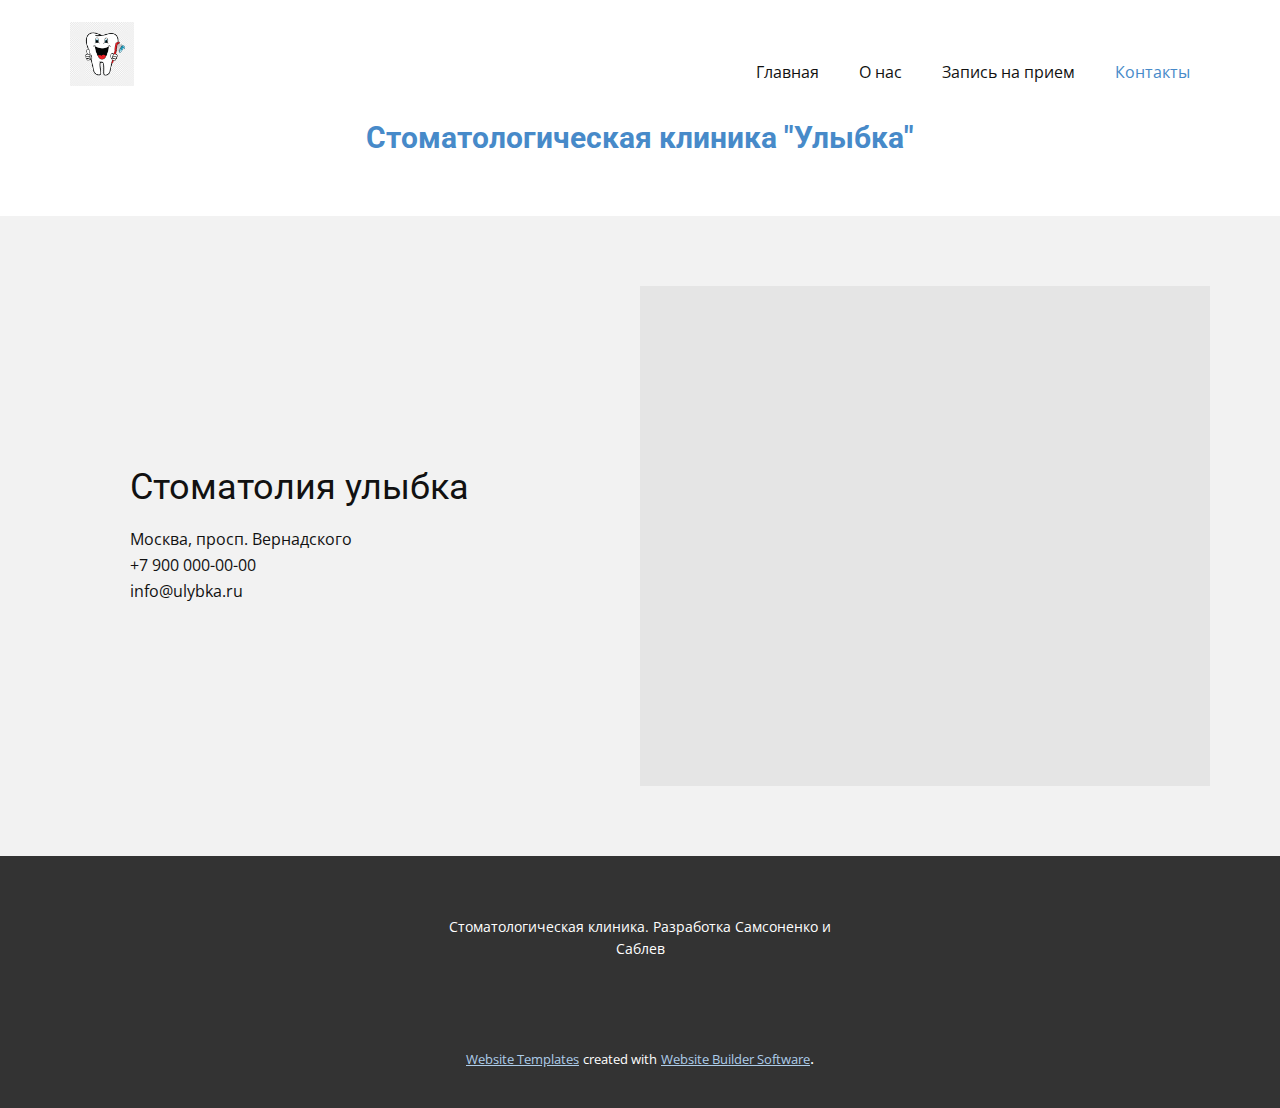
<file: src/main/resources/static/Контакты.html>
<!DOCTYPE html>
<html style="font-size: 16px;">
  <head>
    <meta name="viewport" content="width=device-width, initial-scale=1.0">
    <meta charset="utf-8">
    <meta name="keywords" content="Стоматолия улыбка">
    <meta name="description" content="">
    <title>Контакты</title>
    <link rel="stylesheet" href="nicepage.css" media="screen">
<link rel="stylesheet" href="Контакты.css" media="screen">
    <script class="u-script" type="text/javascript" src="jquery.js" defer=""></script>
    <script class="u-script" type="text/javascript" src="nicepage.js" defer=""></script>
    <meta name="generator" content="Nicepage 4.11.3, nicepage.com">
    <link id="u-theme-google-font" rel="stylesheet" href="https://fonts.googleapis.com/css?family=Roboto:100,100i,300,300i,400,400i,500,500i,700,700i,900,900i|Open+Sans:300,300i,400,400i,500,500i,600,600i,700,700i,800,800i">
    
    
    
    
    
    
    <script type="application/ld+json">{
		"@context": "http://schema.org",
		"@type": "Organization",
		"name": "",
		"logo": "images/png-transparent-white-tooth-illustration-human-tooth-dentistry-take-a-toothbrush-teeth-text-heart-smiley.png"
}</script>
    <meta name="theme-color" content="#478ac9">
    <meta property="og:title" content="Контакты">
    <meta property="og:type" content="website">
  </head>
  <body class="u-body u-xl-mode"><header class="u-clearfix u-header u-header" id="sec-20ac"><div class="u-clearfix u-sheet u-sheet-1">
        <a href="Главная.html" data-page-id="20203926" class="u-image u-logo u-image-1" data-image-width="920" data-image-height="920" title="Главная">
          <img src="images/png-transparent-white-tooth-illustration-human-tooth-dentistry-take-a-toothbrush-teeth-text-heart-smiley.png" class="u-logo-image u-logo-image-1">
        </a>
        <nav class="u-menu u-menu-dropdown u-offcanvas u-menu-1">
          <div class="menu-collapse" style="font-size: 1rem; letter-spacing: 0px;">
            <a class="u-button-style u-custom-left-right-menu-spacing u-custom-padding-bottom u-custom-top-bottom-menu-spacing u-nav-link u-text-active-palette-1-base u-text-hover-palette-2-base" href="#">
              <svg class="u-svg-link" viewBox="0 0 24 24"><use xmlns:xlink="http://www.w3.org/1999/xlink" xlink:href="#menu-hamburger"></use></svg>
              <svg class="u-svg-content" version="1.1" id="menu-hamburger" viewBox="0 0 16 16" x="0px" y="0px" xmlns:xlink="http://www.w3.org/1999/xlink" xmlns="http://www.w3.org/2000/svg"><g><rect y="1" width="16" height="2"></rect><rect y="7" width="16" height="2"></rect><rect y="13" width="16" height="2"></rect>
</g></svg>
            </a>
          </div>
          <div class="u-custom-menu u-nav-container">
            <ul class="u-nav u-unstyled u-nav-1"><li class="u-nav-item"><a class="u-button-style u-nav-link u-text-active-palette-1-base u-text-hover-palette-2-base" href="Главная.html" style="padding: 10px 20px;">Главная</a>
</li><li class="u-nav-item"><a class="u-button-style u-nav-link u-text-active-palette-1-base u-text-hover-palette-2-base" href="О-нас.html" style="padding: 10px 20px;">О нас</a>
</li><li class="u-nav-item"><a class="u-button-style u-nav-link u-text-active-palette-1-base u-text-hover-palette-2-base" href="Запись-на-прием.html" style="padding: 10px 20px;">Запись на прием</a>
</li><li class="u-nav-item"><a class="u-button-style u-nav-link u-text-active-palette-1-base u-text-hover-palette-2-base" href="Контакты.html" style="padding: 10px 20px;">Контакты</a>
</li></ul>
          </div>
          <div class="u-custom-menu u-nav-container-collapse">
            <div class="u-black u-container-style u-inner-container-layout u-opacity u-opacity-95 u-sidenav">
              <div class="u-inner-container-layout u-sidenav-overflow">
                <div class="u-menu-close"></div>
                <ul class="u-align-center u-nav u-popupmenu-items u-unstyled u-nav-2"><li class="u-nav-item"><a class="u-button-style u-nav-link" href="Главная.html">Главная</a>
</li><li class="u-nav-item"><a class="u-button-style u-nav-link" href="О-нас.html">О нас</a>
</li><li class="u-nav-item"><a class="u-button-style u-nav-link" href="Запись-на-прием.html">Запись на прием</a>
</li><li class="u-nav-item"><a class="u-button-style u-nav-link" href="Контакты.html">Контакты</a>
</li></ul>
              </div>
            </div>
            <div class="u-black u-menu-overlay u-opacity u-opacity-70"></div>
          </div>
        </nav>
        <h3 class="u-headline u-text u-text-default u-text-palette-1-base u-text-1">
          <a href="/">Стоматологическая клиника "Улыбка"</a>
        </h3>
      </div></header>
    <section class="u-clearfix u-grey-5 u-section-1" id="sec-adbb">
      <div class="u-clearfix u-sheet u-sheet-1">
        <div class="u-clearfix u-expanded-width u-layout-wrap u-layout-wrap-1">
          <div class="u-layout">
            <div class="u-layout-row">
              <div class="u-align-left u-container-style u-layout-cell u-left-cell u-size-30 u-layout-cell-1">
                <div class="u-container-layout u-valign-middle u-container-layout-1">
                  <h2 class="u-text u-text-1">Стоматолия улыбка</h2>
                  <p class="u-text u-text-2">Москва, просп. Вернадского</p>
                  <p class="u-text u-text-3">+7 900 000-00-00</p>
                  <p class="u-text u-text-4">info@ulybka.ru</p>
                </div>
              </div>
              <div class="u-container-style u-layout-cell u-right-cell u-size-30 u-layout-cell-2">
                <div class="u-container-layout u-container-layout-2">
                  <div class="u-expanded u-grey-10 u-map">
                    <div class="embed-responsive">
                      <iframe class="embed-responsive-item" src="//maps.google.com/maps?output=embed&amp;q=%D0%9C%D0%BE%D1%81%D0%BA%D0%B2%D0%B0%2C%20%D0%BF%D1%80%D0%BE%D1%81%D0%BF.%20%D0%92%D0%B5%D1%80%D0%BD%D0%B0%D0%B4%D1%81%D0%BA%D0%BE%D0%B3%D0%BE&amp;t=m&amp;hl=ru" data-map="[base64]"></iframe>
                    </div>
                  </div>
                </div>
              </div>
            </div>
          </div>
        </div>
      </div>
    </section>
    
    
    
    
    
    
    <footer class="u-align-center u-clearfix u-footer u-grey-80 u-footer" id="sec-9ed1"><div class="u-clearfix u-sheet u-sheet-1">
        <p class="u-small-text u-text u-text-variant u-text-1">Стоматологическая клиника. Разработка Самсоненко и Саблев</p>
      </div></footer>
    <section class="u-backlink u-clearfix u-grey-80">
      <a class="u-link" href="https://nicepage.com/website-templates" target="_blank">
        <span>Website Templates</span>
      </a>
      <p class="u-text">
        <span>created with</span>
      </p>
      <a class="u-link" href="" target="_blank">
        <span>Website Builder Software</span>
      </a>. 
    </section>
  </body>
</html>
</file>
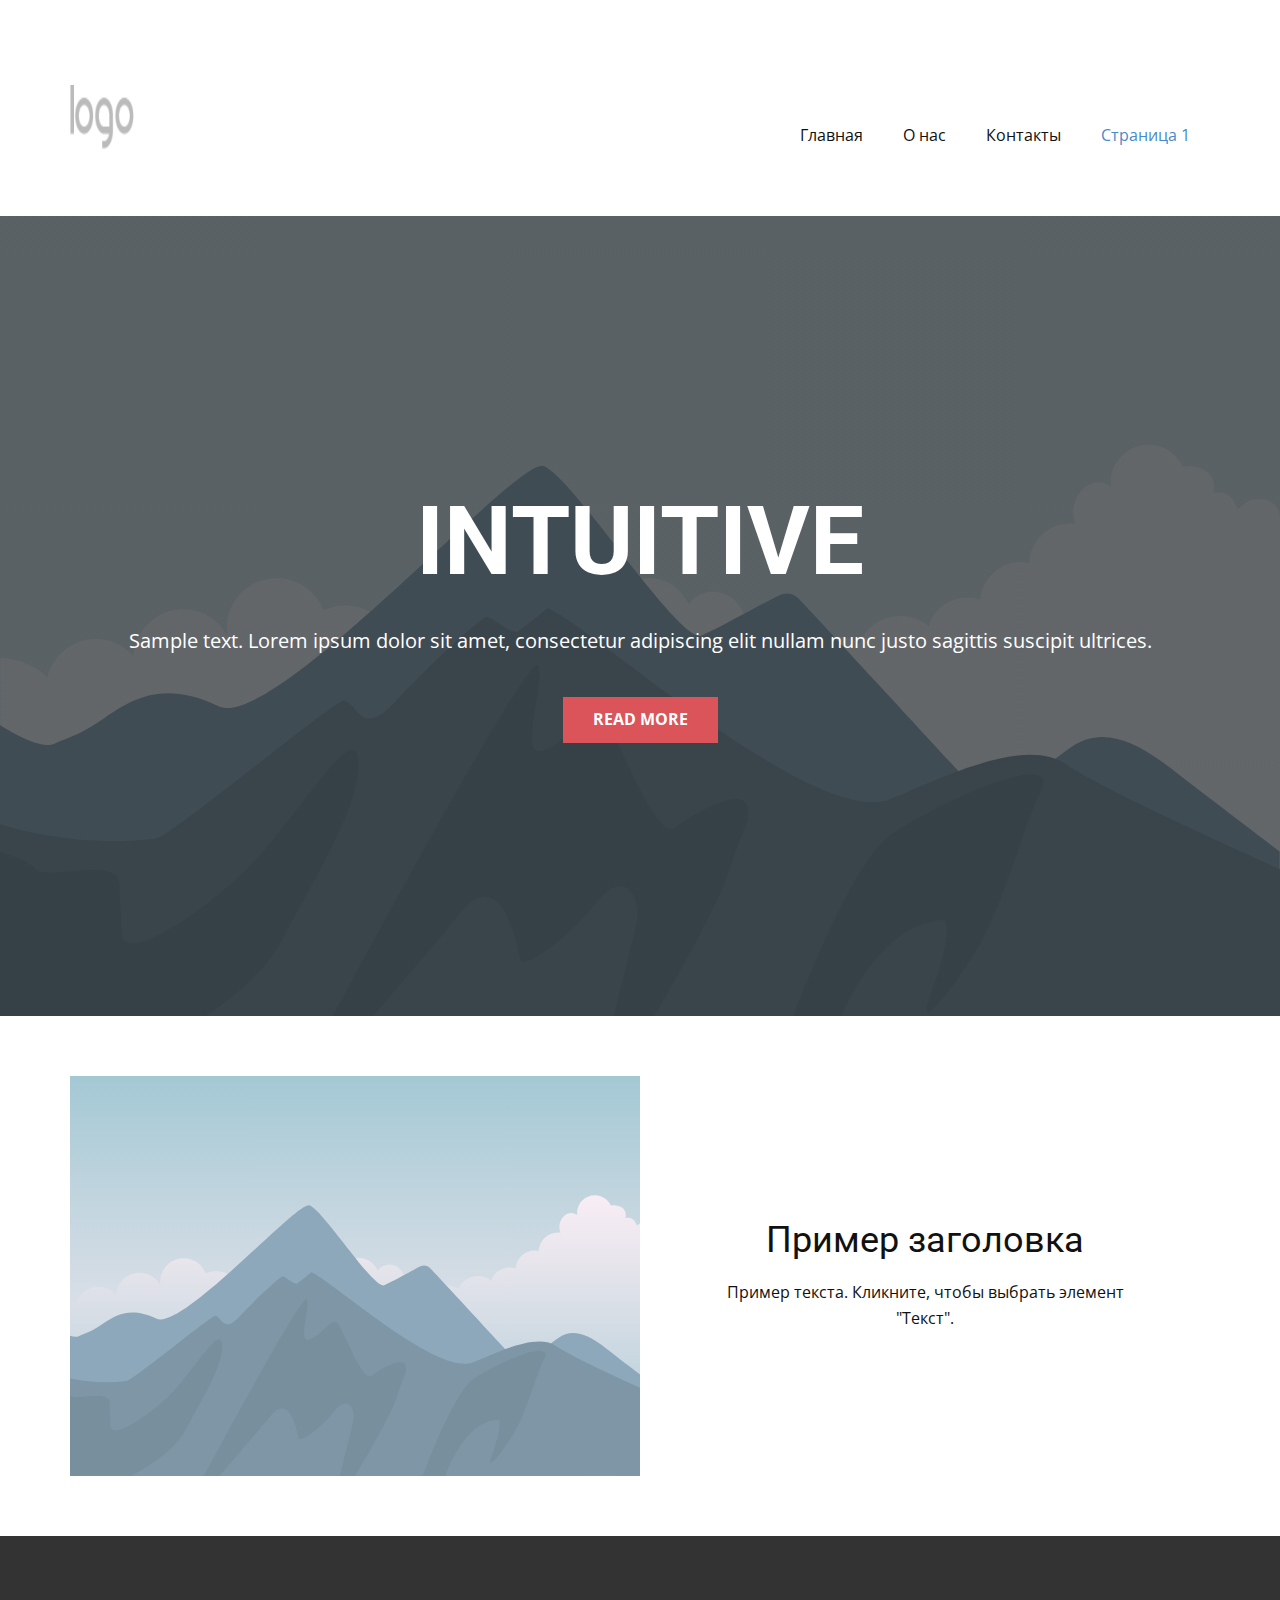
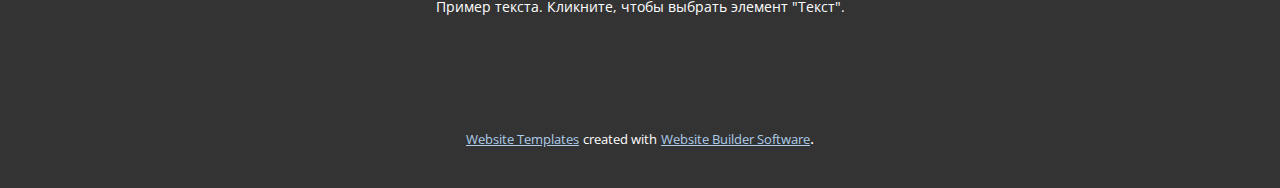
<file: src/main/resources/static/Страница-1.html>
<!DOCTYPE html>
<html style="font-size: 16px;">
  <head>
    <meta name="viewport" content="width=device-width, initial-scale=1.0">
    <meta charset="utf-8">
    <meta name="keywords" content="INTUITIVE">
    <meta name="description" content="">
    <title>Страница 1</title>
    <link rel="stylesheet" href="nicepage.css" media="screen">
<link rel="stylesheet" href="Страница-1.css" media="screen">
    <script class="u-script" type="text/javascript" src="jquery.js" defer=""></script>
    <script class="u-script" type="text/javascript" src="nicepage.js" defer=""></script>
    <meta name="generator" content="Nicepage 4.11.3, nicepage.com">
    <link id="u-theme-google-font" rel="stylesheet" href="https://fonts.googleapis.com/css?family=Roboto:100,100i,300,300i,400,400i,500,500i,700,700i,900,900i|Open+Sans:300,300i,400,400i,500,500i,600,600i,700,700i,800,800i">
    
    
    
    <script type="application/ld+json">{
		"@context": "http://schema.org",
		"@type": "Organization",
		"name": "",
		"logo": "images/default-logo.png"
}</script>
    <meta name="theme-color" content="#478ac9">
    <meta property="og:title" content="Страница 1">
    <meta property="og:type" content="website">
  </head>
  <body class="u-body u-xl-mode"><header class="u-clearfix u-header u-header" id="sec-20ac"><div class="u-clearfix u-sheet u-valign-middle u-sheet-1">
        <a href="https://nicepage.com" class="u-image u-logo u-image-1">
          <img src="images/default-logo.png" class="u-logo-image u-logo-image-1">
        </a>
        <nav class="u-menu u-menu-dropdown u-offcanvas u-menu-1">
          <div class="menu-collapse" style="font-size: 1rem; letter-spacing: 0px;">
            <a class="u-button-style u-custom-left-right-menu-spacing u-custom-padding-bottom u-custom-top-bottom-menu-spacing u-nav-link u-text-active-palette-1-base u-text-hover-palette-2-base" href="#">
              <svg class="u-svg-link" viewBox="0 0 24 24"><use xmlns:xlink="http://www.w3.org/1999/xlink" xlink:href="#menu-hamburger"></use></svg>
              <svg class="u-svg-content" version="1.1" id="menu-hamburger" viewBox="0 0 16 16" x="0px" y="0px" xmlns:xlink="http://www.w3.org/1999/xlink" xmlns="http://www.w3.org/2000/svg"><g><rect y="1" width="16" height="2"></rect><rect y="7" width="16" height="2"></rect><rect y="13" width="16" height="2"></rect>
</g></svg>
            </a>
          </div>
          <div class="u-nav-container">
            <ul class="u-nav u-unstyled u-nav-1"><li class="u-nav-item"><a class="u-button-style u-nav-link u-text-active-palette-1-base u-text-hover-palette-2-base" href="Главная.html" style="padding: 10px 20px;">Главная</a>
</li><li class="u-nav-item"><a class="u-button-style u-nav-link u-text-active-palette-1-base u-text-hover-palette-2-base" href="О-нас.html" style="padding: 10px 20px;">О нас</a>
</li><li class="u-nav-item"><a class="u-button-style u-nav-link u-text-active-palette-1-base u-text-hover-palette-2-base" href="Контакты.html" style="padding: 10px 20px;">Контакты</a>
</li><li class="u-nav-item"><a class="u-button-style u-nav-link u-text-active-palette-1-base u-text-hover-palette-2-base" href="Страница-1.html" style="padding: 10px 20px;">Страница 1</a>
</li></ul>
          </div>
          <div class="u-nav-container-collapse">
            <div class="u-black u-container-style u-inner-container-layout u-opacity u-opacity-95 u-sidenav">
              <div class="u-inner-container-layout u-sidenav-overflow">
                <div class="u-menu-close"></div>
                <ul class="u-align-center u-nav u-popupmenu-items u-unstyled u-nav-2"><li class="u-nav-item"><a class="u-button-style u-nav-link" href="Главная.html">Главная</a>
</li><li class="u-nav-item"><a class="u-button-style u-nav-link" href="О-нас.html">О нас</a>
</li><li class="u-nav-item"><a class="u-button-style u-nav-link" href="Контакты.html">Контакты</a>
</li><li class="u-nav-item"><a class="u-button-style u-nav-link" href="Страница-1.html">Страница 1</a>
</li></ul>
              </div>
            </div>
            <div class="u-black u-menu-overlay u-opacity u-opacity-70"></div>
          </div>
        </nav>
      </div></header>
    <section class="u-align-center u-clearfix u-image u-shading u-section-1" src="" data-image-width="256" data-image-height="256" id="sec-199a">
      <div class="u-clearfix u-sheet u-valign-middle u-sheet-1">
        <h1 class="u-text u-text-default u-title u-text-1">INTUITIVE</h1>
        <p class="u-large-text u-text u-text-default u-text-variant u-text-2">Sample text. Lorem ipsum dolor sit amet, consectetur adipiscing elit nullam nunc justo sagittis suscipit ultrices.</p>
        <a href="#" class="u-btn u-button-style u-palette-2-base u-btn-1">Read More</a>
      </div>
    </section>
    <section class="u-clearfix u-section-2" id="sec-175c">
      <div class="u-clearfix u-sheet u-sheet-1">
        <div class="u-clearfix u-expanded-width u-layout-wrap u-layout-wrap-1">
          <div class="u-layout">
            <div class="u-layout-row">
              <div class="u-container-style u-image u-layout-cell u-size-30 u-image-1" data-image-width="400" data-image-height="265">
                <div class="u-container-layout u-container-layout-1"></div>
              </div>
              <div class="u-align-center u-container-style u-layout-cell u-size-30 u-layout-cell-2">
                <div class="u-container-layout u-valign-middle u-container-layout-2">
                  <h2 class="u-text u-text-default u-text-1">Пример заголовка</h2>
                  <p class="u-text u-text-default u-text-2">Пример текста. Кликните, чтобы выбрать элемент "Текст".</p>
                </div>
              </div>
            </div>
          </div>
        </div>
      </div>
    </section>
    
    
    <footer class="u-align-center u-clearfix u-footer u-grey-80 u-footer" id="sec-9ed1"><div class="u-clearfix u-sheet u-sheet-1">
        <p class="u-small-text u-text u-text-variant u-text-1">Пример текста. Кликните, чтобы выбрать элемент "Текст".</p>
      </div></footer>
    <section class="u-backlink u-clearfix u-grey-80">
      <a class="u-link" href="https://nicepage.com/website-templates" target="_blank">
        <span>Website Templates</span>
      </a>
      <p class="u-text">
        <span>created with</span>
      </p>
      <a class="u-link" href="" target="_blank">
        <span>Website Builder Software</span>
      </a>. 
    </section>
  </body>
</html>
</file>
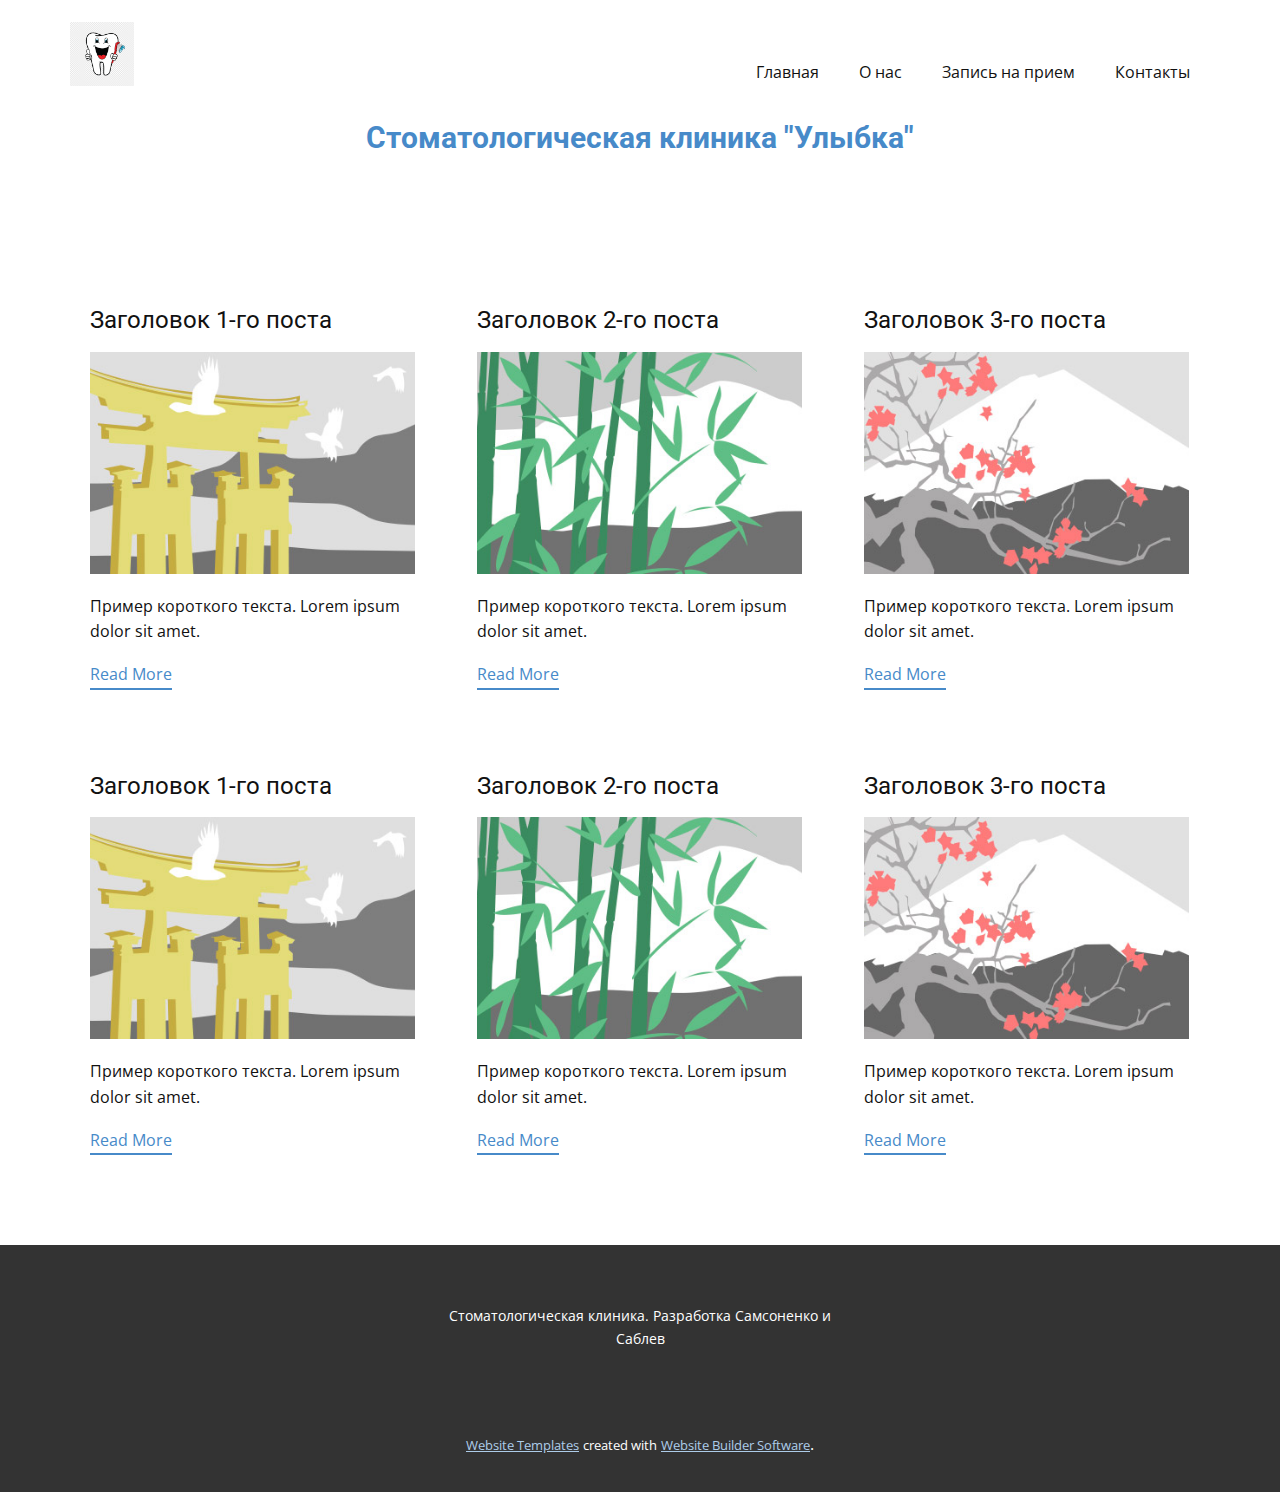
<file: src/main/resources/static/blog/blog.html>
<html style="font-size: 16px;"><head>
    <meta name="viewport" content="width=device-width, initial-scale=1.0">
    <meta charset="utf-8">
    <meta name="keywords" content="​Запись на прием Иванов И.И., Вы записываетесь на прием, К:, Вы успешно записались на прием!&nbsp;С нетерпеньем ждем Вас!!!">
    <meta name="description" content="">
    <title>Blog Template</title>
    <link rel="stylesheet" href="../nicepage.css" media="screen">
<link rel="stylesheet" href="../Blog-Template.css" media="screen">
    <script class="u-script" type="text/javascript" src="../jquery.js" defer=""></script>
    <script class="u-script" type="text/javascript" src="../nicepage.js" defer=""></script>
    <meta name="generator" content="Nicepage 4.11.3, nicepage.com">
    <link id="u-theme-google-font" rel="stylesheet" href="https://fonts.googleapis.com/css?family=Roboto:100,100i,300,300i,400,400i,500,500i,700,700i,900,900i|Open+Sans:300,300i,400,400i,500,500i,600,600i,700,700i,800,800i">
    
    
    
    
    
    
    <script type="application/ld+json">{
		"@context": "http://schema.org",
		"@type": "Organization",
		"name": "",
		"logo": "images/png-transparent-white-tooth-illustration-human-tooth-dentistry-take-a-toothbrush-teeth-text-heart-smiley.png"
}</script>
    <meta name="theme-color" content="#478ac9">
  </head>
  <body class="u-body u-xl-mode"><header class="u-clearfix u-header u-header" id="sec-20ac"><div class="u-clearfix u-sheet u-sheet-1">
        <a href="../Главная.html" data-page-id="20203926" class="u-image u-logo u-image-1" data-image-width="920" data-image-height="920" title="Главная">
          <img src="../images/png-transparent-white-tooth-illustration-human-tooth-dentistry-take-a-toothbrush-teeth-text-heart-smiley.png" class="u-logo-image u-logo-image-1">
        </a>
        <nav class="u-menu u-menu-dropdown u-offcanvas u-menu-1">
          <div class="menu-collapse" style="font-size: 1rem; letter-spacing: 0px;">
            <a class="u-button-style u-custom-left-right-menu-spacing u-custom-padding-bottom u-custom-top-bottom-menu-spacing u-nav-link u-text-active-palette-1-base u-text-hover-palette-2-base" href="#">
              <svg class="u-svg-link" viewBox="0 0 24 24"><use xmlns:xlink="http://www.w3.org/1999/xlink" xlink:href="#menu-hamburger"></use></svg>
              <svg class="u-svg-content" version="1.1" id="menu-hamburger" viewBox="0 0 16 16" x="0px" y="0px" xmlns:xlink="http://www.w3.org/1999/xlink" xmlns="http://www.w3.org/2000/svg"><g><rect y="1" width="16" height="2"></rect><rect y="7" width="16" height="2"></rect><rect y="13" width="16" height="2"></rect>
</g></svg>
            </a>
          </div>
          <div class="u-custom-menu u-nav-container">
            <ul class="u-nav u-unstyled u-nav-1"><li class="u-nav-item"><a class="u-button-style u-nav-link u-text-active-palette-1-base u-text-hover-palette-2-base" href="../Главная.html" style="padding: 10px 20px;">Главная</a>
</li><li class="u-nav-item"><a class="u-button-style u-nav-link u-text-active-palette-1-base u-text-hover-palette-2-base" href="../О-нас.html" style="padding: 10px 20px;">О нас</a>
</li><li class="u-nav-item"><a class="u-button-style u-nav-link u-text-active-palette-1-base u-text-hover-palette-2-base" href="../Запись-на-прием.html" style="padding: 10px 20px;">Запись на прием</a>
</li><li class="u-nav-item"><a class="u-button-style u-nav-link u-text-active-palette-1-base u-text-hover-palette-2-base" href="../Контакты.html" style="padding: 10px 20px;">Контакты</a>
</li></ul>
          </div>
          <div class="u-custom-menu u-nav-container-collapse">
            <div class="u-black u-container-style u-inner-container-layout u-opacity u-opacity-95 u-sidenav">
              <div class="u-inner-container-layout u-sidenav-overflow">
                <div class="u-menu-close"></div>
                <ul class="u-align-center u-nav u-popupmenu-items u-unstyled u-nav-2"><li class="u-nav-item"><a class="u-button-style u-nav-link" href="../Главная.html">Главная</a>
</li><li class="u-nav-item"><a class="u-button-style u-nav-link" href="../О-нас.html">О нас</a>
</li><li class="u-nav-item"><a class="u-button-style u-nav-link" href="../Запись-на-прием.html">Запись на прием</a>
</li><li class="u-nav-item"><a class="u-button-style u-nav-link" href="../Контакты.html">Контакты</a>
</li></ul>
              </div>
            </div>
            <div class="u-black u-menu-overlay u-opacity u-opacity-70"></div>
          </div>
        </nav>
        <h3 class="u-headline u-text u-text-default u-text-palette-1-base u-text-1">
          <a href="/">Стоматологическая клиника "Улыбка"</a>
        </h3>
      </div></header>
    <section class="u-clearfix u-section-1" id="sec-19d7">
      <div class="u-clearfix u-sheet u-valign-middle u-sheet-1"><!--blog--><!--blog_options_json--><!--{"type":"Recent","source":"","tags":"","count":""}--><!--/blog_options_json-->
        <div class="u-blog u-expanded-width u-repeater u-repeater-1"><!--blog_post-->
          <div class="u-blog-post u-container-style u-repeater-item u-white u-repeater-item-1">
            <div class="u-container-layout u-similar-container u-valign-top u-container-layout-1"><!--blog_post_header-->
              <h4 class="u-blog-control u-text u-text-1">
                <a class="u-post-header-link" href="../blog/пост-5.html"><!--blog_post_header_content-->Заголовок 1-го поста<!--/blog_post_header_content--></a>
              </h4><!--/blog_post_header--><!--blog_post_image-->
              <a class="u-post-header-link" href="../blog/пост-5.html"><img alt="" class="u-blog-control u-expanded-width u-image u-image-default u-image-1" src="[data-uri]"></a><!--/blog_post_image--><!--blog_post_content-->
              <div class="u-blog-control u-post-content u-text u-text-2 fr-view">Пример короткого текста. Lorem ipsum dolor sit amet.</div><!--/blog_post_content--><!--blog_post_readmore-->
              <a href="../blog/пост-5.html" class="u-blog-control u-border-2 u-border-palette-1-base u-btn u-btn-rectangle u-button-style u-none u-btn-1"><!--blog_post_readmore_content--><!--options_json--><!--{"content":"Read More","defaultValue":"Читать дальше"}--><!--/options_json-->Read More<!--/blog_post_readmore_content--></a><!--/blog_post_readmore-->
            </div>
          </div><div class="u-blog-post u-container-style u-repeater-item u-video-cover u-white">
            <div class="u-container-layout u-similar-container u-valign-top u-container-layout-2"><!--blog_post_header-->
              <h4 class="u-blog-control u-text u-text-3">
                <a class="u-post-header-link" href="../blog/пост-4.html"><!--blog_post_header_content-->Заголовок 2-го поста<!--/blog_post_header_content--></a>
              </h4><!--/blog_post_header--><!--blog_post_image-->
              <a class="u-post-header-link" href="../blog/пост-4.html"><img alt="" class="u-blog-control u-expanded-width u-image u-image-default u-image-2" src="[data-uri]"></a><!--/blog_post_image--><!--blog_post_content-->
              <div class="u-blog-control u-post-content u-text u-text-4 fr-view">Пример короткого текста. Lorem ipsum dolor sit amet.</div><!--/blog_post_content--><!--blog_post_readmore-->
              <a href="../blog/пост-4.html" class="u-blog-control u-border-2 u-border-palette-1-base u-btn u-btn-rectangle u-button-style u-none u-btn-2"><!--blog_post_readmore_content--><!--options_json--><!--{"content":"Read More","defaultValue":"Читать дальше"}--><!--/options_json-->Read More<!--/blog_post_readmore_content--></a><!--/blog_post_readmore-->
            </div>
          </div><div class="u-blog-post u-container-style u-repeater-item u-video-cover u-white">
            <div class="u-container-layout u-similar-container u-valign-top u-container-layout-3"><!--blog_post_header-->
              <h4 class="u-blog-control u-text u-text-5">
                <a class="u-post-header-link" href="../blog/пост-3.html"><!--blog_post_header_content-->Заголовок 3-го поста<!--/blog_post_header_content--></a>
              </h4><!--/blog_post_header--><!--blog_post_image-->
              <a class="u-post-header-link" href="../blog/пост-3.html"><img alt="" class="u-blog-control u-expanded-width u-image u-image-default u-image-3" src="[data-uri]"></a><!--/blog_post_image--><!--blog_post_content-->
              <div class="u-blog-control u-post-content u-text u-text-6 fr-view">Пример короткого текста. Lorem ipsum dolor sit amet.</div><!--/blog_post_content--><!--blog_post_readmore-->
              <a href="../blog/пост-3.html" class="u-blog-control u-border-2 u-border-palette-1-base u-btn u-btn-rectangle u-button-style u-none u-btn-3"><!--blog_post_readmore_content--><!--options_json--><!--{"content":"Read More","defaultValue":"Читать дальше"}--><!--/options_json-->Read More<!--/blog_post_readmore_content--></a><!--/blog_post_readmore-->
            </div>
          </div><div class="u-blog-post u-container-style u-repeater-item u-white u-repeater-item-1">
            <div class="u-container-layout u-similar-container u-valign-top u-container-layout-1"><!--blog_post_header-->
              <h4 class="u-blog-control u-text u-text-1">
                <a class="u-post-header-link" href="../blog/пост-2.html"><!--blog_post_header_content-->Заголовок 1-го поста<!--/blog_post_header_content--></a>
              </h4><!--/blog_post_header--><!--blog_post_image-->
              <a class="u-post-header-link" href="../blog/пост-2.html"><img alt="" class="u-blog-control u-expanded-width u-image u-image-default u-image-1" src="[data-uri]"></a><!--/blog_post_image--><!--blog_post_content-->
              <div class="u-blog-control u-post-content u-text u-text-2 fr-view">Пример короткого текста. Lorem ipsum dolor sit amet.</div><!--/blog_post_content--><!--blog_post_readmore-->
              <a href="../blog/пост-2.html" class="u-blog-control u-border-2 u-border-palette-1-base u-btn u-btn-rectangle u-button-style u-none u-btn-1"><!--blog_post_readmore_content--><!--options_json--><!--{"content":"Read More","defaultValue":"Читать дальше"}--><!--/options_json-->Read More<!--/blog_post_readmore_content--></a><!--/blog_post_readmore-->
            </div>
          </div><div class="u-blog-post u-container-style u-repeater-item u-video-cover u-white">
            <div class="u-container-layout u-similar-container u-valign-top u-container-layout-2"><!--blog_post_header-->
              <h4 class="u-blog-control u-text u-text-3">
                <a class="u-post-header-link" href="../blog/пост-1.html"><!--blog_post_header_content-->Заголовок 2-го поста<!--/blog_post_header_content--></a>
              </h4><!--/blog_post_header--><!--blog_post_image-->
              <a class="u-post-header-link" href="../blog/пост-1.html"><img alt="" class="u-blog-control u-expanded-width u-image u-image-default u-image-2" src="[data-uri]"></a><!--/blog_post_image--><!--blog_post_content-->
              <div class="u-blog-control u-post-content u-text u-text-4 fr-view">Пример короткого текста. Lorem ipsum dolor sit amet.</div><!--/blog_post_content--><!--blog_post_readmore-->
              <a href="../blog/пост-1.html" class="u-blog-control u-border-2 u-border-palette-1-base u-btn u-btn-rectangle u-button-style u-none u-btn-2"><!--blog_post_readmore_content--><!--options_json--><!--{"content":"Read More","defaultValue":"Читать дальше"}--><!--/options_json-->Read More<!--/blog_post_readmore_content--></a><!--/blog_post_readmore-->
            </div>
          </div><div class="u-blog-post u-container-style u-repeater-item u-video-cover u-white">
            <div class="u-container-layout u-similar-container u-valign-top u-container-layout-3"><!--blog_post_header-->
              <h4 class="u-blog-control u-text u-text-5">
                <a class="u-post-header-link" href="../blog/пост.html"><!--blog_post_header_content-->Заголовок 3-го поста<!--/blog_post_header_content--></a>
              </h4><!--/blog_post_header--><!--blog_post_image-->
              <a class="u-post-header-link" href="../blog/пост.html"><img alt="" class="u-blog-control u-expanded-width u-image u-image-default u-image-3" src="[data-uri]"></a><!--/blog_post_image--><!--blog_post_content-->
              <div class="u-blog-control u-post-content u-text u-text-6 fr-view">Пример короткого текста. Lorem ipsum dolor sit amet.</div><!--/blog_post_content--><!--blog_post_readmore-->
              <a href="../blog/пост.html" class="u-blog-control u-border-2 u-border-palette-1-base u-btn u-btn-rectangle u-button-style u-none u-btn-3"><!--blog_post_readmore_content--><!--options_json--><!--{"content":"Read More","defaultValue":"Читать дальше"}--><!--/options_json-->Read More<!--/blog_post_readmore_content--></a><!--/blog_post_readmore-->
            </div>
          </div><!--/blog_post--><!--blog_post-->
          <!--/blog_post--><!--blog_post-->
          <!--/blog_post-->
        </div><!--/blog-->
      </div>
    </section>
    
    
    
    
    
    
    <footer class="u-align-center u-clearfix u-footer u-grey-80 u-footer" id="sec-9ed1"><div class="u-clearfix u-sheet u-sheet-1">
        <p class="u-small-text u-text u-text-variant u-text-1">Стоматологическая клиника. Разработка Самсоненко и Саблев</p>
      </div></footer>
    <section class="u-backlink u-clearfix u-grey-80">
      <a class="u-link" href="https://nicepage.com/website-templates" target="_blank">
        <span>Website Templates</span>
      </a>
      <p class="u-text">
        <span>created with</span>
      </p>
      <a class="u-link" href="" target="_blank">
        <span>Website Builder Software</span>
      </a>. 
    </section>
  
</body></html>
</file>
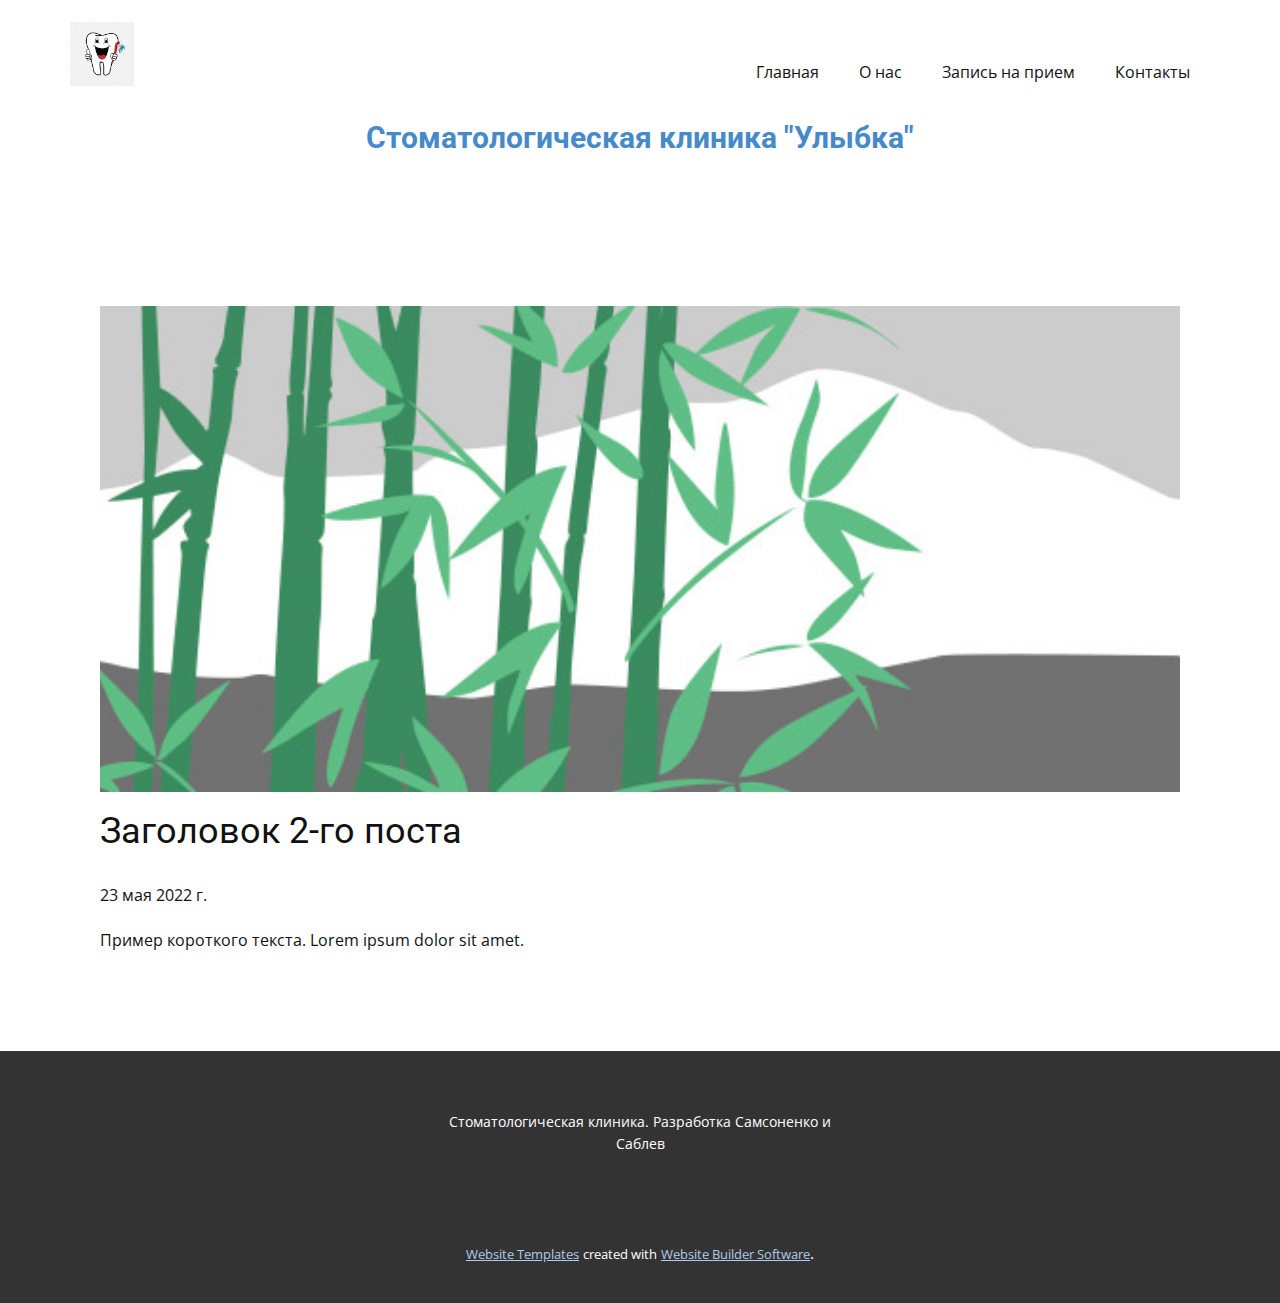
<file: src/main/resources/static/blog/пост-1.html>
<!doctype html>
<html style="font-size: 16px;"><head>
    <meta name="viewport" content="width=device-width, initial-scale=1.0">
    <meta charset="utf-8">
    <meta name="keywords" content="Заголовок 1-го поста">
    <meta name="description" content="">
    <title>Заголовок 2-го поста</title>
    <link rel="stylesheet" href="../nicepage.css" media="screen">
<link rel="stylesheet" href="../Post-Template.css" media="screen">
    <script class="u-script" type="text/javascript" src="../jquery.js" defer=""></script>
    <script class="u-script" type="text/javascript" src="../nicepage.js" defer=""></script>
    <meta name="generator" content="Nicepage 4.11.3, nicepage.com">
    <link id="u-theme-google-font" rel="stylesheet" href="https://fonts.googleapis.com/css?family=Roboto:100,100i,300,300i,400,400i,500,500i,700,700i,900,900i|Open+Sans:300,300i,400,400i,500,500i,600,600i,700,700i,800,800i">
    
    
    
    
    
    
    <script type="application/ld+json">{
		"@context": "http://schema.org",
		"@type": "Organization",
		"name": "",
		"logo": "images/png-transparent-white-tooth-illustration-human-tooth-dentistry-take-a-toothbrush-teeth-text-heart-smiley.png"
}</script>
    <meta name="theme-color" content="#478ac9">
  </head>
  <body class="u-body u-xl-mode"><header class="u-clearfix u-header u-header" id="sec-20ac"><div class="u-clearfix u-sheet u-sheet-1">
        <a href="../Главная.html" data-page-id="20203926" class="u-image u-logo u-image-1" data-image-width="920" data-image-height="920" title="Главная">
          <img src="../images/png-transparent-white-tooth-illustration-human-tooth-dentistry-take-a-toothbrush-teeth-text-heart-smiley.png" class="u-logo-image u-logo-image-1">
        </a>
        <nav class="u-menu u-menu-dropdown u-offcanvas u-menu-1">
          <div class="menu-collapse" style="font-size: 1rem; letter-spacing: 0px;">
            <a class="u-button-style u-custom-left-right-menu-spacing u-custom-padding-bottom u-custom-top-bottom-menu-spacing u-nav-link u-text-active-palette-1-base u-text-hover-palette-2-base" href="#">
              <svg class="u-svg-link" viewBox="0 0 24 24"><use xmlns:xlink="http://www.w3.org/1999/xlink" xlink:href="#menu-hamburger"></use></svg>
              <svg class="u-svg-content" version="1.1" id="menu-hamburger" viewBox="0 0 16 16" x="0px" y="0px" xmlns:xlink="http://www.w3.org/1999/xlink" xmlns="http://www.w3.org/2000/svg"><g><rect y="1" width="16" height="2"></rect><rect y="7" width="16" height="2"></rect><rect y="13" width="16" height="2"></rect>
</g></svg>
            </a>
          </div>
          <div class="u-custom-menu u-nav-container">
            <ul class="u-nav u-unstyled u-nav-1"><li class="u-nav-item"><a class="u-button-style u-nav-link u-text-active-palette-1-base u-text-hover-palette-2-base" href="../Главная.html" style="padding: 10px 20px;">Главная</a>
</li><li class="u-nav-item"><a class="u-button-style u-nav-link u-text-active-palette-1-base u-text-hover-palette-2-base" href="../О-нас.html" style="padding: 10px 20px;">О нас</a>
</li><li class="u-nav-item"><a class="u-button-style u-nav-link u-text-active-palette-1-base u-text-hover-palette-2-base" href="../Запись-на-прием.html" style="padding: 10px 20px;">Запись на прием</a>
</li><li class="u-nav-item"><a class="u-button-style u-nav-link u-text-active-palette-1-base u-text-hover-palette-2-base" href="../Контакты.html" style="padding: 10px 20px;">Контакты</a>
</li></ul>
          </div>
          <div class="u-custom-menu u-nav-container-collapse">
            <div class="u-black u-container-style u-inner-container-layout u-opacity u-opacity-95 u-sidenav">
              <div class="u-inner-container-layout u-sidenav-overflow">
                <div class="u-menu-close"></div>
                <ul class="u-align-center u-nav u-popupmenu-items u-unstyled u-nav-2"><li class="u-nav-item"><a class="u-button-style u-nav-link" href="../Главная.html">Главная</a>
</li><li class="u-nav-item"><a class="u-button-style u-nav-link" href="../О-нас.html">О нас</a>
</li><li class="u-nav-item"><a class="u-button-style u-nav-link" href="../Запись-на-прием.html">Запись на прием</a>
</li><li class="u-nav-item"><a class="u-button-style u-nav-link" href="../Контакты.html">Контакты</a>
</li></ul>
              </div>
            </div>
            <div class="u-black u-menu-overlay u-opacity u-opacity-70"></div>
          </div>
        </nav>
        <h3 class="u-headline u-text u-text-default u-text-palette-1-base u-text-1">
          <a href="/">Стоматологическая клиника "Улыбка"</a>
        </h3>
      </div></header>
    <section class="u-align-center u-clearfix u-section-1" id="sec-c4ad">
      <div class="u-clearfix u-sheet u-valign-middle-md u-valign-middle-sm u-valign-middle-xs u-sheet-1"><!--post_details--><!--post_details_options_json--><!--{"source":""}--><!--/post_details_options_json--><!--blog_post-->
        <div class="u-container-style u-expanded-width u-post-details u-post-details-1">
          <div class="u-container-layout u-valign-middle u-container-layout-1"><!--blog_post_image-->
            <img alt="" class="u-blog-control u-expanded-width u-image u-image-default u-image-1" src="[data-uri]"><!--/blog_post_image--><!--blog_post_header-->
            <h2 class="u-blog-control u-text u-text-1">Заголовок 2-го поста</h2><!--/blog_post_header--><!--blog_post_metadata-->
            <div class="u-blog-control u-metadata u-metadata-1"><!--blog_post_metadata_date-->
              <span class="u-meta-date u-meta-icon">23 мая 2022 г.</span><!--/blog_post_metadata_date--><!--blog_post_metadata_category-->
              <!--/blog_post_metadata_category--><!--blog_post_metadata_comments-->
              <!--/blog_post_metadata_comments-->
            </div><!--/blog_post_metadata--><!--blog_post_content-->
            <div class="u-align-justify u-blog-control u-post-content u-text u-text-2 fr-view">
  Пример короткого текста. Lorem ipsum dolor sit amet.
  </div><!--/blog_post_content-->
          </div>
        </div><!--/blog_post--><!--/post_details-->
      </div>
    </section>
    
    
    
    
    
    
    <footer class="u-align-center u-clearfix u-footer u-grey-80 u-footer" id="sec-9ed1"><div class="u-clearfix u-sheet u-sheet-1">
        <p class="u-small-text u-text u-text-variant u-text-1">Стоматологическая клиника. Разработка Самсоненко и Саблев</p>
      </div></footer>
    <section class="u-backlink u-clearfix u-grey-80">
      <a class="u-link" href="https://nicepage.com/website-templates" target="_blank">
        <span>Website Templates</span>
      </a>
      <p class="u-text">
        <span>created with</span>
      </p>
      <a class="u-link" href="" target="_blank">
        <span>Website Builder Software</span>
      </a>. 
    </section>
  
</body></html>
</file>
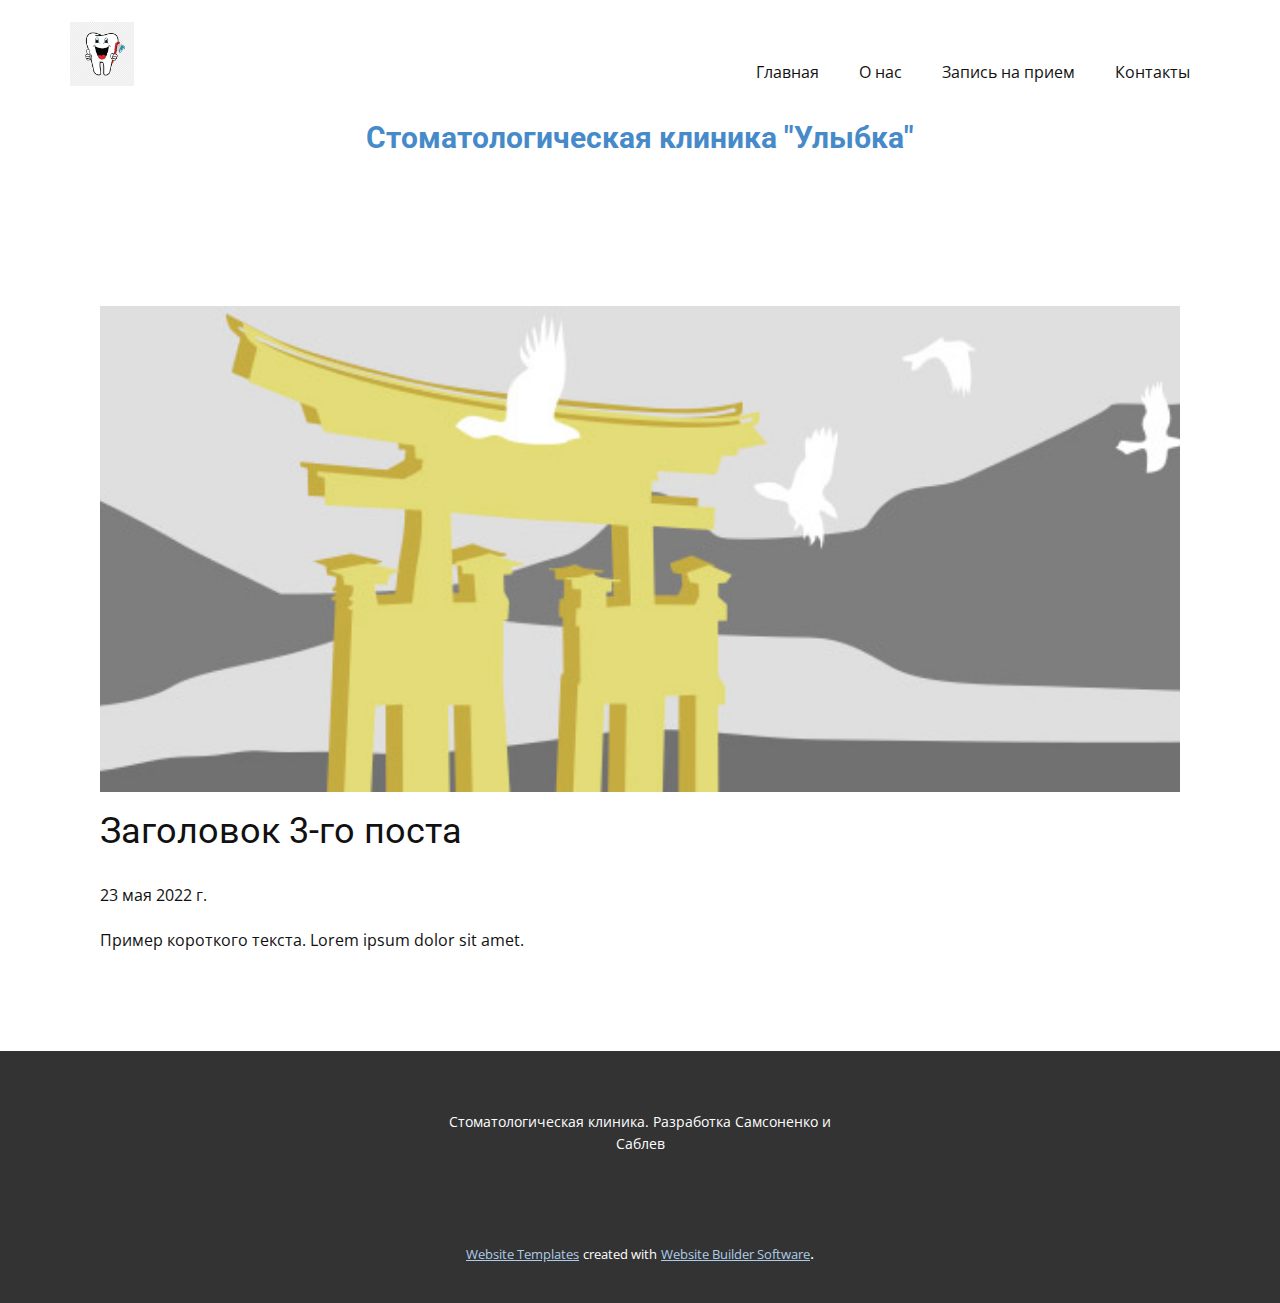
<file: src/main/resources/static/blog/пост-2.html>
<!doctype html>
<html style="font-size: 16px;"><head>
    <meta name="viewport" content="width=device-width, initial-scale=1.0">
    <meta charset="utf-8">
    <meta name="keywords" content="Заголовок 1-го поста">
    <meta name="description" content="">
    <title>Заголовок 3-го поста</title>
    <link rel="stylesheet" href="../nicepage.css" media="screen">
<link rel="stylesheet" href="../Post-Template.css" media="screen">
    <script class="u-script" type="text/javascript" src="../jquery.js" defer=""></script>
    <script class="u-script" type="text/javascript" src="../nicepage.js" defer=""></script>
    <meta name="generator" content="Nicepage 4.11.3, nicepage.com">
    <link id="u-theme-google-font" rel="stylesheet" href="https://fonts.googleapis.com/css?family=Roboto:100,100i,300,300i,400,400i,500,500i,700,700i,900,900i|Open+Sans:300,300i,400,400i,500,500i,600,600i,700,700i,800,800i">
    
    
    
    
    
    
    <script type="application/ld+json">{
		"@context": "http://schema.org",
		"@type": "Organization",
		"name": "",
		"logo": "images/png-transparent-white-tooth-illustration-human-tooth-dentistry-take-a-toothbrush-teeth-text-heart-smiley.png"
}</script>
    <meta name="theme-color" content="#478ac9">
  </head>
  <body class="u-body u-xl-mode"><header class="u-clearfix u-header u-header" id="sec-20ac"><div class="u-clearfix u-sheet u-sheet-1">
        <a href="../Главная.html" data-page-id="20203926" class="u-image u-logo u-image-1" data-image-width="920" data-image-height="920" title="Главная">
          <img src="../images/png-transparent-white-tooth-illustration-human-tooth-dentistry-take-a-toothbrush-teeth-text-heart-smiley.png" class="u-logo-image u-logo-image-1">
        </a>
        <nav class="u-menu u-menu-dropdown u-offcanvas u-menu-1">
          <div class="menu-collapse" style="font-size: 1rem; letter-spacing: 0px;">
            <a class="u-button-style u-custom-left-right-menu-spacing u-custom-padding-bottom u-custom-top-bottom-menu-spacing u-nav-link u-text-active-palette-1-base u-text-hover-palette-2-base" href="#">
              <svg class="u-svg-link" viewBox="0 0 24 24"><use xmlns:xlink="http://www.w3.org/1999/xlink" xlink:href="#menu-hamburger"></use></svg>
              <svg class="u-svg-content" version="1.1" id="menu-hamburger" viewBox="0 0 16 16" x="0px" y="0px" xmlns:xlink="http://www.w3.org/1999/xlink" xmlns="http://www.w3.org/2000/svg"><g><rect y="1" width="16" height="2"></rect><rect y="7" width="16" height="2"></rect><rect y="13" width="16" height="2"></rect>
</g></svg>
            </a>
          </div>
          <div class="u-custom-menu u-nav-container">
            <ul class="u-nav u-unstyled u-nav-1"><li class="u-nav-item"><a class="u-button-style u-nav-link u-text-active-palette-1-base u-text-hover-palette-2-base" href="../Главная.html" style="padding: 10px 20px;">Главная</a>
</li><li class="u-nav-item"><a class="u-button-style u-nav-link u-text-active-palette-1-base u-text-hover-palette-2-base" href="../О-нас.html" style="padding: 10px 20px;">О нас</a>
</li><li class="u-nav-item"><a class="u-button-style u-nav-link u-text-active-palette-1-base u-text-hover-palette-2-base" href="../Запись-на-прием.html" style="padding: 10px 20px;">Запись на прием</a>
</li><li class="u-nav-item"><a class="u-button-style u-nav-link u-text-active-palette-1-base u-text-hover-palette-2-base" href="../Контакты.html" style="padding: 10px 20px;">Контакты</a>
</li></ul>
          </div>
          <div class="u-custom-menu u-nav-container-collapse">
            <div class="u-black u-container-style u-inner-container-layout u-opacity u-opacity-95 u-sidenav">
              <div class="u-inner-container-layout u-sidenav-overflow">
                <div class="u-menu-close"></div>
                <ul class="u-align-center u-nav u-popupmenu-items u-unstyled u-nav-2"><li class="u-nav-item"><a class="u-button-style u-nav-link" href="../Главная.html">Главная</a>
</li><li class="u-nav-item"><a class="u-button-style u-nav-link" href="../О-нас.html">О нас</a>
</li><li class="u-nav-item"><a class="u-button-style u-nav-link" href="../Запись-на-прием.html">Запись на прием</a>
</li><li class="u-nav-item"><a class="u-button-style u-nav-link" href="../Контакты.html">Контакты</a>
</li></ul>
              </div>
            </div>
            <div class="u-black u-menu-overlay u-opacity u-opacity-70"></div>
          </div>
        </nav>
        <h3 class="u-headline u-text u-text-default u-text-palette-1-base u-text-1">
          <a href="/">Стоматологическая клиника "Улыбка"</a>
        </h3>
      </div></header>
    <section class="u-align-center u-clearfix u-section-1" id="sec-c4ad">
      <div class="u-clearfix u-sheet u-valign-middle-md u-valign-middle-sm u-valign-middle-xs u-sheet-1"><!--post_details--><!--post_details_options_json--><!--{"source":""}--><!--/post_details_options_json--><!--blog_post-->
        <div class="u-container-style u-expanded-width u-post-details u-post-details-1">
          <div class="u-container-layout u-valign-middle u-container-layout-1"><!--blog_post_image-->
            <img alt="" class="u-blog-control u-expanded-width u-image u-image-default u-image-1" src="[data-uri]"><!--/blog_post_image--><!--blog_post_header-->
            <h2 class="u-blog-control u-text u-text-1">Заголовок 3-го поста</h2><!--/blog_post_header--><!--blog_post_metadata-->
            <div class="u-blog-control u-metadata u-metadata-1"><!--blog_post_metadata_date-->
              <span class="u-meta-date u-meta-icon">23 мая 2022 г.</span><!--/blog_post_metadata_date--><!--blog_post_metadata_category-->
              <!--/blog_post_metadata_category--><!--blog_post_metadata_comments-->
              <!--/blog_post_metadata_comments-->
            </div><!--/blog_post_metadata--><!--blog_post_content-->
            <div class="u-align-justify u-blog-control u-post-content u-text u-text-2 fr-view">
  Пример короткого текста. Lorem ipsum dolor sit amet.
  </div><!--/blog_post_content-->
          </div>
        </div><!--/blog_post--><!--/post_details-->
      </div>
    </section>
    
    
    
    
    
    
    <footer class="u-align-center u-clearfix u-footer u-grey-80 u-footer" id="sec-9ed1"><div class="u-clearfix u-sheet u-sheet-1">
        <p class="u-small-text u-text u-text-variant u-text-1">Стоматологическая клиника. Разработка Самсоненко и Саблев</p>
      </div></footer>
    <section class="u-backlink u-clearfix u-grey-80">
      <a class="u-link" href="https://nicepage.com/website-templates" target="_blank">
        <span>Website Templates</span>
      </a>
      <p class="u-text">
        <span>created with</span>
      </p>
      <a class="u-link" href="" target="_blank">
        <span>Website Builder Software</span>
      </a>. 
    </section>
  
</body></html>
</file>
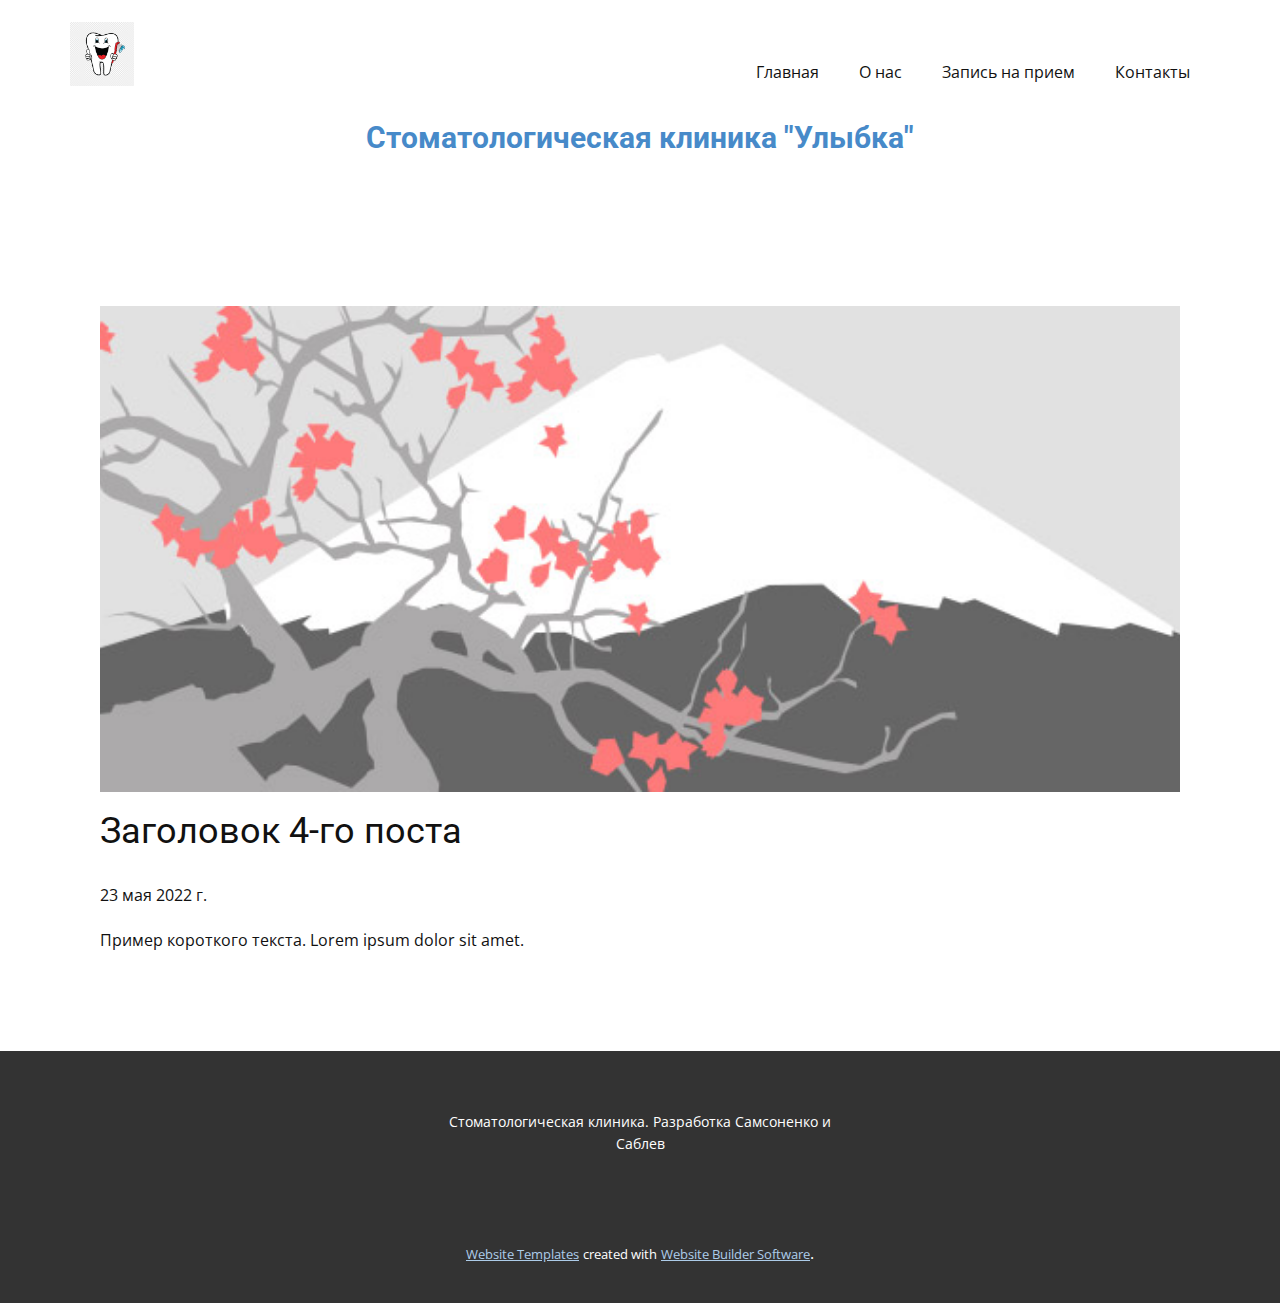
<file: src/main/resources/static/blog/пост-3.html>
<!doctype html>
<html style="font-size: 16px;"><head>
    <meta name="viewport" content="width=device-width, initial-scale=1.0">
    <meta charset="utf-8">
    <meta name="keywords" content="Заголовок 1-го поста">
    <meta name="description" content="">
    <title>Заголовок 4-го поста</title>
    <link rel="stylesheet" href="../nicepage.css" media="screen">
<link rel="stylesheet" href="../Post-Template.css" media="screen">
    <script class="u-script" type="text/javascript" src="../jquery.js" defer=""></script>
    <script class="u-script" type="text/javascript" src="../nicepage.js" defer=""></script>
    <meta name="generator" content="Nicepage 4.11.3, nicepage.com">
    <link id="u-theme-google-font" rel="stylesheet" href="https://fonts.googleapis.com/css?family=Roboto:100,100i,300,300i,400,400i,500,500i,700,700i,900,900i|Open+Sans:300,300i,400,400i,500,500i,600,600i,700,700i,800,800i">
    
    
    
    
    
    
    <script type="application/ld+json">{
		"@context": "http://schema.org",
		"@type": "Organization",
		"name": "",
		"logo": "images/png-transparent-white-tooth-illustration-human-tooth-dentistry-take-a-toothbrush-teeth-text-heart-smiley.png"
}</script>
    <meta name="theme-color" content="#478ac9">
  </head>
  <body class="u-body u-xl-mode"><header class="u-clearfix u-header u-header" id="sec-20ac"><div class="u-clearfix u-sheet u-sheet-1">
        <a href="../Главная.html" data-page-id="20203926" class="u-image u-logo u-image-1" data-image-width="920" data-image-height="920" title="Главная">
          <img src="../images/png-transparent-white-tooth-illustration-human-tooth-dentistry-take-a-toothbrush-teeth-text-heart-smiley.png" class="u-logo-image u-logo-image-1">
        </a>
        <nav class="u-menu u-menu-dropdown u-offcanvas u-menu-1">
          <div class="menu-collapse" style="font-size: 1rem; letter-spacing: 0px;">
            <a class="u-button-style u-custom-left-right-menu-spacing u-custom-padding-bottom u-custom-top-bottom-menu-spacing u-nav-link u-text-active-palette-1-base u-text-hover-palette-2-base" href="#">
              <svg class="u-svg-link" viewBox="0 0 24 24"><use xmlns:xlink="http://www.w3.org/1999/xlink" xlink:href="#menu-hamburger"></use></svg>
              <svg class="u-svg-content" version="1.1" id="menu-hamburger" viewBox="0 0 16 16" x="0px" y="0px" xmlns:xlink="http://www.w3.org/1999/xlink" xmlns="http://www.w3.org/2000/svg"><g><rect y="1" width="16" height="2"></rect><rect y="7" width="16" height="2"></rect><rect y="13" width="16" height="2"></rect>
</g></svg>
            </a>
          </div>
          <div class="u-custom-menu u-nav-container">
            <ul class="u-nav u-unstyled u-nav-1"><li class="u-nav-item"><a class="u-button-style u-nav-link u-text-active-palette-1-base u-text-hover-palette-2-base" href="../Главная.html" style="padding: 10px 20px;">Главная</a>
</li><li class="u-nav-item"><a class="u-button-style u-nav-link u-text-active-palette-1-base u-text-hover-palette-2-base" href="../О-нас.html" style="padding: 10px 20px;">О нас</a>
</li><li class="u-nav-item"><a class="u-button-style u-nav-link u-text-active-palette-1-base u-text-hover-palette-2-base" href="../Запись-на-прием.html" style="padding: 10px 20px;">Запись на прием</a>
</li><li class="u-nav-item"><a class="u-button-style u-nav-link u-text-active-palette-1-base u-text-hover-palette-2-base" href="../Контакты.html" style="padding: 10px 20px;">Контакты</a>
</li></ul>
          </div>
          <div class="u-custom-menu u-nav-container-collapse">
            <div class="u-black u-container-style u-inner-container-layout u-opacity u-opacity-95 u-sidenav">
              <div class="u-inner-container-layout u-sidenav-overflow">
                <div class="u-menu-close"></div>
                <ul class="u-align-center u-nav u-popupmenu-items u-unstyled u-nav-2"><li class="u-nav-item"><a class="u-button-style u-nav-link" href="../Главная.html">Главная</a>
</li><li class="u-nav-item"><a class="u-button-style u-nav-link" href="../О-нас.html">О нас</a>
</li><li class="u-nav-item"><a class="u-button-style u-nav-link" href="../Запись-на-прием.html">Запись на прием</a>
</li><li class="u-nav-item"><a class="u-button-style u-nav-link" href="../Контакты.html">Контакты</a>
</li></ul>
              </div>
            </div>
            <div class="u-black u-menu-overlay u-opacity u-opacity-70"></div>
          </div>
        </nav>
        <h3 class="u-headline u-text u-text-default u-text-palette-1-base u-text-1">
          <a href="/">Стоматологическая клиника "Улыбка"</a>
        </h3>
      </div></header>
    <section class="u-align-center u-clearfix u-section-1" id="sec-c4ad">
      <div class="u-clearfix u-sheet u-valign-middle-md u-valign-middle-sm u-valign-middle-xs u-sheet-1"><!--post_details--><!--post_details_options_json--><!--{"source":""}--><!--/post_details_options_json--><!--blog_post-->
        <div class="u-container-style u-expanded-width u-post-details u-post-details-1">
          <div class="u-container-layout u-valign-middle u-container-layout-1"><!--blog_post_image-->
            <img alt="" class="u-blog-control u-expanded-width u-image u-image-default u-image-1" src="[data-uri]"><!--/blog_post_image--><!--blog_post_header-->
            <h2 class="u-blog-control u-text u-text-1">Заголовок 4-го поста</h2><!--/blog_post_header--><!--blog_post_metadata-->
            <div class="u-blog-control u-metadata u-metadata-1"><!--blog_post_metadata_date-->
              <span class="u-meta-date u-meta-icon">23 мая 2022 г.</span><!--/blog_post_metadata_date--><!--blog_post_metadata_category-->
              <!--/blog_post_metadata_category--><!--blog_post_metadata_comments-->
              <!--/blog_post_metadata_comments-->
            </div><!--/blog_post_metadata--><!--blog_post_content-->
            <div class="u-align-justify u-blog-control u-post-content u-text u-text-2 fr-view">
  Пример короткого текста. Lorem ipsum dolor sit amet.
  </div><!--/blog_post_content-->
          </div>
        </div><!--/blog_post--><!--/post_details-->
      </div>
    </section>
    
    
    
    
    
    
    <footer class="u-align-center u-clearfix u-footer u-grey-80 u-footer" id="sec-9ed1"><div class="u-clearfix u-sheet u-sheet-1">
        <p class="u-small-text u-text u-text-variant u-text-1">Стоматологическая клиника. Разработка Самсоненко и Саблев</p>
      </div></footer>
    <section class="u-backlink u-clearfix u-grey-80">
      <a class="u-link" href="https://nicepage.com/website-templates" target="_blank">
        <span>Website Templates</span>
      </a>
      <p class="u-text">
        <span>created with</span>
      </p>
      <a class="u-link" href="" target="_blank">
        <span>Website Builder Software</span>
      </a>. 
    </section>
  
</body></html>
</file>
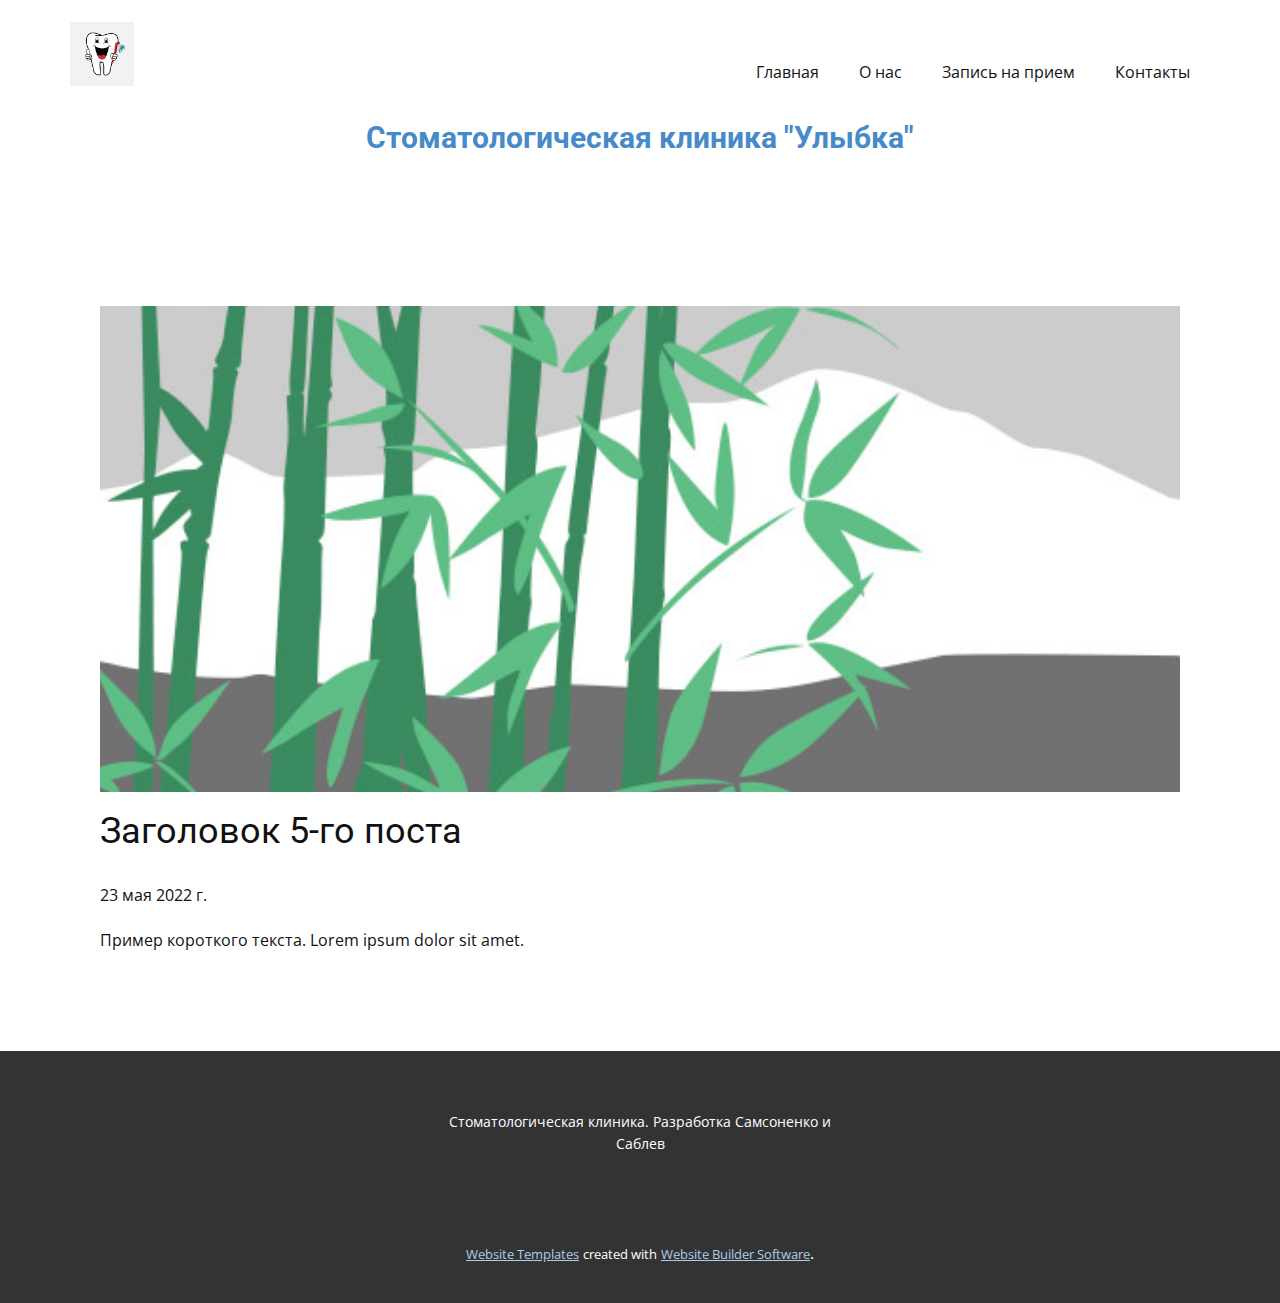
<file: src/main/resources/static/blog/пост-4.html>
<!doctype html>
<html style="font-size: 16px;"><head>
    <meta name="viewport" content="width=device-width, initial-scale=1.0">
    <meta charset="utf-8">
    <meta name="keywords" content="Заголовок 1-го поста">
    <meta name="description" content="">
    <title>Заголовок 5-го поста</title>
    <link rel="stylesheet" href="../nicepage.css" media="screen">
<link rel="stylesheet" href="../Post-Template.css" media="screen">
    <script class="u-script" type="text/javascript" src="../jquery.js" defer=""></script>
    <script class="u-script" type="text/javascript" src="../nicepage.js" defer=""></script>
    <meta name="generator" content="Nicepage 4.11.3, nicepage.com">
    <link id="u-theme-google-font" rel="stylesheet" href="https://fonts.googleapis.com/css?family=Roboto:100,100i,300,300i,400,400i,500,500i,700,700i,900,900i|Open+Sans:300,300i,400,400i,500,500i,600,600i,700,700i,800,800i">
    
    
    
    
    
    
    <script type="application/ld+json">{
		"@context": "http://schema.org",
		"@type": "Organization",
		"name": "",
		"logo": "images/png-transparent-white-tooth-illustration-human-tooth-dentistry-take-a-toothbrush-teeth-text-heart-smiley.png"
}</script>
    <meta name="theme-color" content="#478ac9">
  </head>
  <body class="u-body u-xl-mode"><header class="u-clearfix u-header u-header" id="sec-20ac"><div class="u-clearfix u-sheet u-sheet-1">
        <a href="../Главная.html" data-page-id="20203926" class="u-image u-logo u-image-1" data-image-width="920" data-image-height="920" title="Главная">
          <img src="../images/png-transparent-white-tooth-illustration-human-tooth-dentistry-take-a-toothbrush-teeth-text-heart-smiley.png" class="u-logo-image u-logo-image-1">
        </a>
        <nav class="u-menu u-menu-dropdown u-offcanvas u-menu-1">
          <div class="menu-collapse" style="font-size: 1rem; letter-spacing: 0px;">
            <a class="u-button-style u-custom-left-right-menu-spacing u-custom-padding-bottom u-custom-top-bottom-menu-spacing u-nav-link u-text-active-palette-1-base u-text-hover-palette-2-base" href="#">
              <svg class="u-svg-link" viewBox="0 0 24 24"><use xmlns:xlink="http://www.w3.org/1999/xlink" xlink:href="#menu-hamburger"></use></svg>
              <svg class="u-svg-content" version="1.1" id="menu-hamburger" viewBox="0 0 16 16" x="0px" y="0px" xmlns:xlink="http://www.w3.org/1999/xlink" xmlns="http://www.w3.org/2000/svg"><g><rect y="1" width="16" height="2"></rect><rect y="7" width="16" height="2"></rect><rect y="13" width="16" height="2"></rect>
</g></svg>
            </a>
          </div>
          <div class="u-custom-menu u-nav-container">
            <ul class="u-nav u-unstyled u-nav-1"><li class="u-nav-item"><a class="u-button-style u-nav-link u-text-active-palette-1-base u-text-hover-palette-2-base" href="../Главная.html" style="padding: 10px 20px;">Главная</a>
</li><li class="u-nav-item"><a class="u-button-style u-nav-link u-text-active-palette-1-base u-text-hover-palette-2-base" href="../О-нас.html" style="padding: 10px 20px;">О нас</a>
</li><li class="u-nav-item"><a class="u-button-style u-nav-link u-text-active-palette-1-base u-text-hover-palette-2-base" href="../Запись-на-прием.html" style="padding: 10px 20px;">Запись на прием</a>
</li><li class="u-nav-item"><a class="u-button-style u-nav-link u-text-active-palette-1-base u-text-hover-palette-2-base" href="../Контакты.html" style="padding: 10px 20px;">Контакты</a>
</li></ul>
          </div>
          <div class="u-custom-menu u-nav-container-collapse">
            <div class="u-black u-container-style u-inner-container-layout u-opacity u-opacity-95 u-sidenav">
              <div class="u-inner-container-layout u-sidenav-overflow">
                <div class="u-menu-close"></div>
                <ul class="u-align-center u-nav u-popupmenu-items u-unstyled u-nav-2"><li class="u-nav-item"><a class="u-button-style u-nav-link" href="../Главная.html">Главная</a>
</li><li class="u-nav-item"><a class="u-button-style u-nav-link" href="../О-нас.html">О нас</a>
</li><li class="u-nav-item"><a class="u-button-style u-nav-link" href="../Запись-на-прием.html">Запись на прием</a>
</li><li class="u-nav-item"><a class="u-button-style u-nav-link" href="../Контакты.html">Контакты</a>
</li></ul>
              </div>
            </div>
            <div class="u-black u-menu-overlay u-opacity u-opacity-70"></div>
          </div>
        </nav>
        <h3 class="u-headline u-text u-text-default u-text-palette-1-base u-text-1">
          <a href="/">Стоматологическая клиника "Улыбка"</a>
        </h3>
      </div></header>
    <section class="u-align-center u-clearfix u-section-1" id="sec-c4ad">
      <div class="u-clearfix u-sheet u-valign-middle-md u-valign-middle-sm u-valign-middle-xs u-sheet-1"><!--post_details--><!--post_details_options_json--><!--{"source":""}--><!--/post_details_options_json--><!--blog_post-->
        <div class="u-container-style u-expanded-width u-post-details u-post-details-1">
          <div class="u-container-layout u-valign-middle u-container-layout-1"><!--blog_post_image-->
            <img alt="" class="u-blog-control u-expanded-width u-image u-image-default u-image-1" src="[data-uri]"><!--/blog_post_image--><!--blog_post_header-->
            <h2 class="u-blog-control u-text u-text-1">Заголовок 5-го поста</h2><!--/blog_post_header--><!--blog_post_metadata-->
            <div class="u-blog-control u-metadata u-metadata-1"><!--blog_post_metadata_date-->
              <span class="u-meta-date u-meta-icon">23 мая 2022 г.</span><!--/blog_post_metadata_date--><!--blog_post_metadata_category-->
              <!--/blog_post_metadata_category--><!--blog_post_metadata_comments-->
              <!--/blog_post_metadata_comments-->
            </div><!--/blog_post_metadata--><!--blog_post_content-->
            <div class="u-align-justify u-blog-control u-post-content u-text u-text-2 fr-view">
  Пример короткого текста. Lorem ipsum dolor sit amet.
  </div><!--/blog_post_content-->
          </div>
        </div><!--/blog_post--><!--/post_details-->
      </div>
    </section>
    
    
    
    
    
    
    <footer class="u-align-center u-clearfix u-footer u-grey-80 u-footer" id="sec-9ed1"><div class="u-clearfix u-sheet u-sheet-1">
        <p class="u-small-text u-text u-text-variant u-text-1">Стоматологическая клиника. Разработка Самсоненко и Саблев</p>
      </div></footer>
    <section class="u-backlink u-clearfix u-grey-80">
      <a class="u-link" href="https://nicepage.com/website-templates" target="_blank">
        <span>Website Templates</span>
      </a>
      <p class="u-text">
        <span>created with</span>
      </p>
      <a class="u-link" href="" target="_blank">
        <span>Website Builder Software</span>
      </a>. 
    </section>
  
</body></html>
</file>
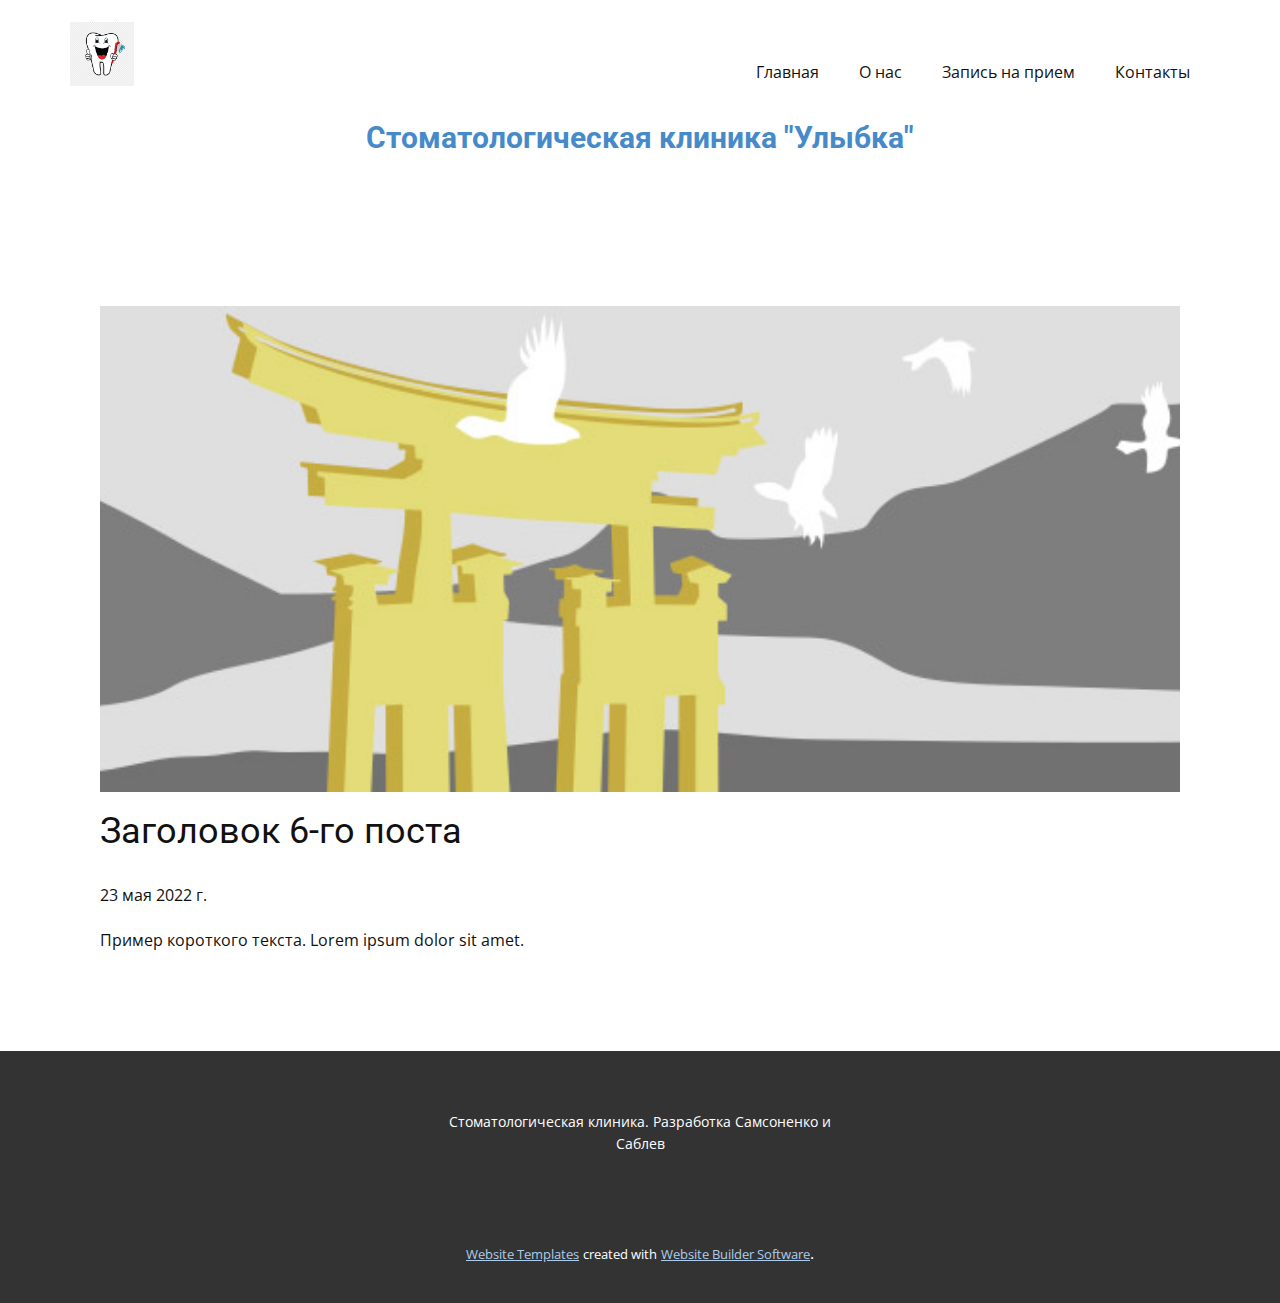
<file: src/main/resources/static/blog/пост-5.html>
<!doctype html>
<html style="font-size: 16px;"><head>
    <meta name="viewport" content="width=device-width, initial-scale=1.0">
    <meta charset="utf-8">
    <meta name="keywords" content="Заголовок 1-го поста">
    <meta name="description" content="">
    <title>Заголовок 6-го поста</title>
    <link rel="stylesheet" href="../nicepage.css" media="screen">
<link rel="stylesheet" href="../Post-Template.css" media="screen">
    <script class="u-script" type="text/javascript" src="../jquery.js" defer=""></script>
    <script class="u-script" type="text/javascript" src="../nicepage.js" defer=""></script>
    <meta name="generator" content="Nicepage 4.11.3, nicepage.com">
    <link id="u-theme-google-font" rel="stylesheet" href="https://fonts.googleapis.com/css?family=Roboto:100,100i,300,300i,400,400i,500,500i,700,700i,900,900i|Open+Sans:300,300i,400,400i,500,500i,600,600i,700,700i,800,800i">
    
    
    
    
    
    
    <script type="application/ld+json">{
		"@context": "http://schema.org",
		"@type": "Organization",
		"name": "",
		"logo": "images/png-transparent-white-tooth-illustration-human-tooth-dentistry-take-a-toothbrush-teeth-text-heart-smiley.png"
}</script>
    <meta name="theme-color" content="#478ac9">
  </head>
  <body class="u-body u-xl-mode"><header class="u-clearfix u-header u-header" id="sec-20ac"><div class="u-clearfix u-sheet u-sheet-1">
        <a href="../Главная.html" data-page-id="20203926" class="u-image u-logo u-image-1" data-image-width="920" data-image-height="920" title="Главная">
          <img src="../images/png-transparent-white-tooth-illustration-human-tooth-dentistry-take-a-toothbrush-teeth-text-heart-smiley.png" class="u-logo-image u-logo-image-1">
        </a>
        <nav class="u-menu u-menu-dropdown u-offcanvas u-menu-1">
          <div class="menu-collapse" style="font-size: 1rem; letter-spacing: 0px;">
            <a class="u-button-style u-custom-left-right-menu-spacing u-custom-padding-bottom u-custom-top-bottom-menu-spacing u-nav-link u-text-active-palette-1-base u-text-hover-palette-2-base" href="#">
              <svg class="u-svg-link" viewBox="0 0 24 24"><use xmlns:xlink="http://www.w3.org/1999/xlink" xlink:href="#menu-hamburger"></use></svg>
              <svg class="u-svg-content" version="1.1" id="menu-hamburger" viewBox="0 0 16 16" x="0px" y="0px" xmlns:xlink="http://www.w3.org/1999/xlink" xmlns="http://www.w3.org/2000/svg"><g><rect y="1" width="16" height="2"></rect><rect y="7" width="16" height="2"></rect><rect y="13" width="16" height="2"></rect>
</g></svg>
            </a>
          </div>
          <div class="u-custom-menu u-nav-container">
            <ul class="u-nav u-unstyled u-nav-1"><li class="u-nav-item"><a class="u-button-style u-nav-link u-text-active-palette-1-base u-text-hover-palette-2-base" href="../Главная.html" style="padding: 10px 20px;">Главная</a>
</li><li class="u-nav-item"><a class="u-button-style u-nav-link u-text-active-palette-1-base u-text-hover-palette-2-base" href="../О-нас.html" style="padding: 10px 20px;">О нас</a>
</li><li class="u-nav-item"><a class="u-button-style u-nav-link u-text-active-palette-1-base u-text-hover-palette-2-base" href="../Запись-на-прием.html" style="padding: 10px 20px;">Запись на прием</a>
</li><li class="u-nav-item"><a class="u-button-style u-nav-link u-text-active-palette-1-base u-text-hover-palette-2-base" href="../Контакты.html" style="padding: 10px 20px;">Контакты</a>
</li></ul>
          </div>
          <div class="u-custom-menu u-nav-container-collapse">
            <div class="u-black u-container-style u-inner-container-layout u-opacity u-opacity-95 u-sidenav">
              <div class="u-inner-container-layout u-sidenav-overflow">
                <div class="u-menu-close"></div>
                <ul class="u-align-center u-nav u-popupmenu-items u-unstyled u-nav-2"><li class="u-nav-item"><a class="u-button-style u-nav-link" href="../Главная.html">Главная</a>
</li><li class="u-nav-item"><a class="u-button-style u-nav-link" href="../О-нас.html">О нас</a>
</li><li class="u-nav-item"><a class="u-button-style u-nav-link" href="../Запись-на-прием.html">Запись на прием</a>
</li><li class="u-nav-item"><a class="u-button-style u-nav-link" href="../Контакты.html">Контакты</a>
</li></ul>
              </div>
            </div>
            <div class="u-black u-menu-overlay u-opacity u-opacity-70"></div>
          </div>
        </nav>
        <h3 class="u-headline u-text u-text-default u-text-palette-1-base u-text-1">
          <a href="/">Стоматологическая клиника "Улыбка"</a>
        </h3>
      </div></header>
    <section class="u-align-center u-clearfix u-section-1" id="sec-c4ad">
      <div class="u-clearfix u-sheet u-valign-middle-md u-valign-middle-sm u-valign-middle-xs u-sheet-1"><!--post_details--><!--post_details_options_json--><!--{"source":""}--><!--/post_details_options_json--><!--blog_post-->
        <div class="u-container-style u-expanded-width u-post-details u-post-details-1">
          <div class="u-container-layout u-valign-middle u-container-layout-1"><!--blog_post_image-->
            <img alt="" class="u-blog-control u-expanded-width u-image u-image-default u-image-1" src="[data-uri]"><!--/blog_post_image--><!--blog_post_header-->
            <h2 class="u-blog-control u-text u-text-1">Заголовок 6-го поста</h2><!--/blog_post_header--><!--blog_post_metadata-->
            <div class="u-blog-control u-metadata u-metadata-1"><!--blog_post_metadata_date-->
              <span class="u-meta-date u-meta-icon">23 мая 2022 г.</span><!--/blog_post_metadata_date--><!--blog_post_metadata_category-->
              <!--/blog_post_metadata_category--><!--blog_post_metadata_comments-->
              <!--/blog_post_metadata_comments-->
            </div><!--/blog_post_metadata--><!--blog_post_content-->
            <div class="u-align-justify u-blog-control u-post-content u-text u-text-2 fr-view">
  Пример короткого текста. Lorem ipsum dolor sit amet.
  </div><!--/blog_post_content-->
          </div>
        </div><!--/blog_post--><!--/post_details-->
      </div>
    </section>
    
    
    
    
    
    
    <footer class="u-align-center u-clearfix u-footer u-grey-80 u-footer" id="sec-9ed1"><div class="u-clearfix u-sheet u-sheet-1">
        <p class="u-small-text u-text u-text-variant u-text-1">Стоматологическая клиника. Разработка Самсоненко и Саблев</p>
      </div></footer>
    <section class="u-backlink u-clearfix u-grey-80">
      <a class="u-link" href="https://nicepage.com/website-templates" target="_blank">
        <span>Website Templates</span>
      </a>
      <p class="u-text">
        <span>created with</span>
      </p>
      <a class="u-link" href="" target="_blank">
        <span>Website Builder Software</span>
      </a>. 
    </section>
  
</body></html>
</file>
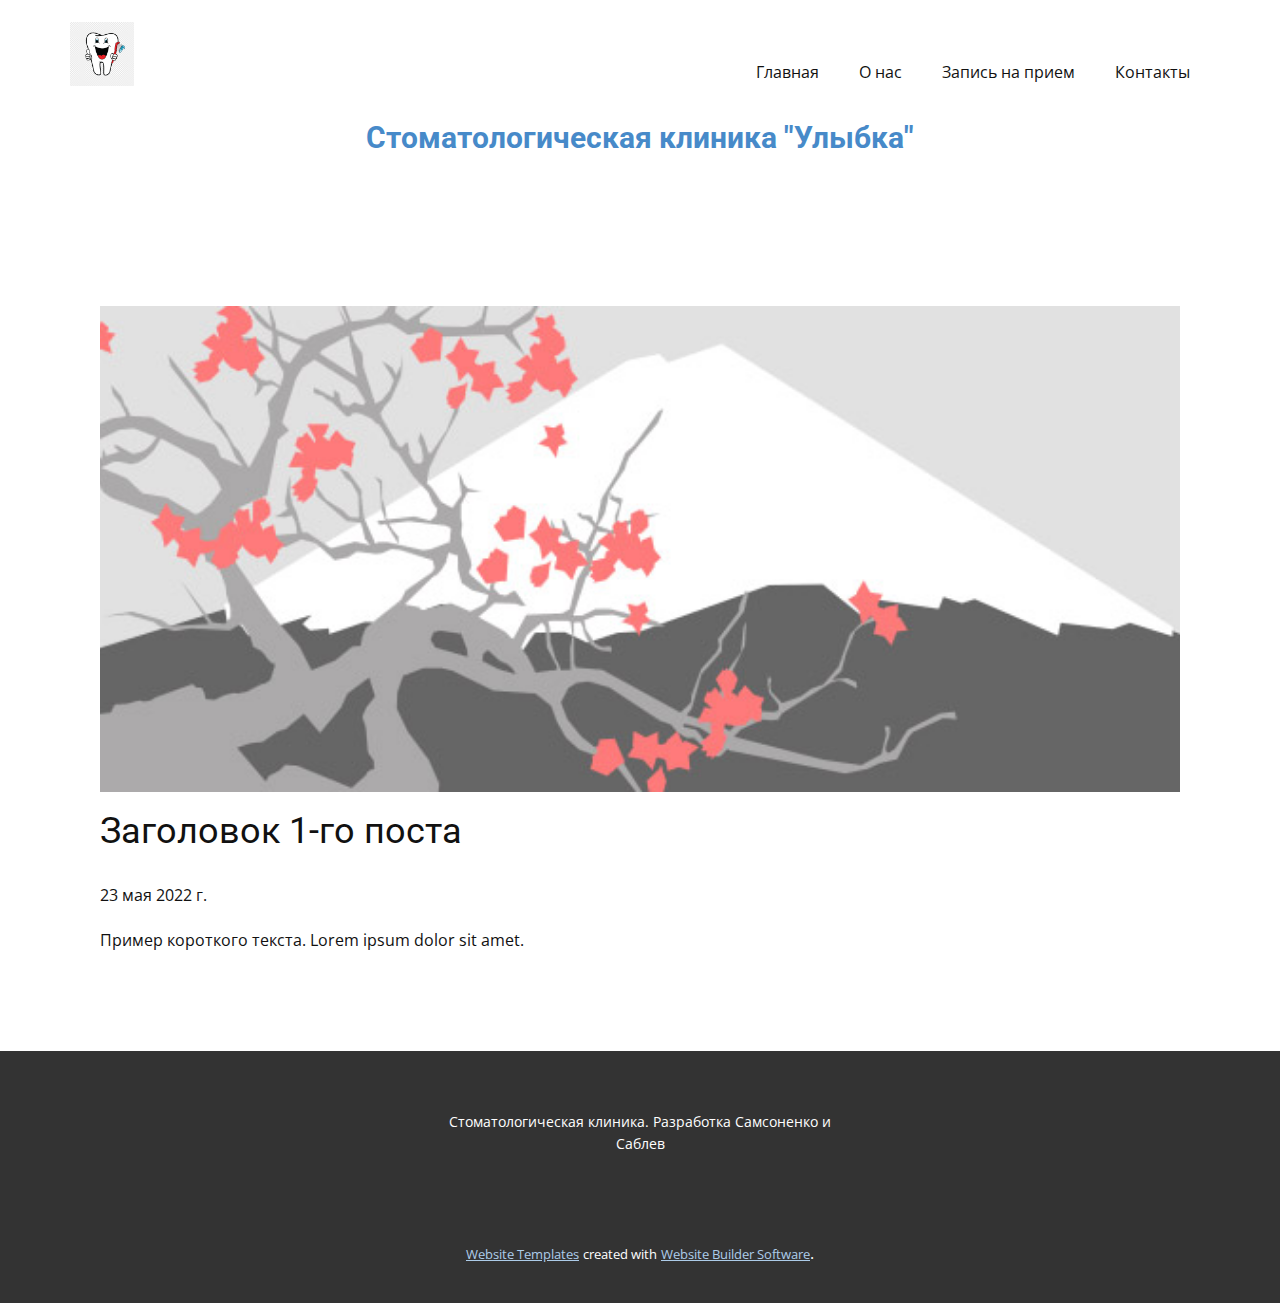
<file: src/main/resources/static/blog/пост.html>
<!doctype html>
<html style="font-size: 16px;"><head>
    <meta name="viewport" content="width=device-width, initial-scale=1.0">
    <meta charset="utf-8">
    <meta name="keywords" content="Заголовок 1-го поста">
    <meta name="description" content="">
    <title>Заголовок 1-го поста</title>
    <link rel="stylesheet" href="../nicepage.css" media="screen">
<link rel="stylesheet" href="../Post-Template.css" media="screen">
    <script class="u-script" type="text/javascript" src="../jquery.js" defer=""></script>
    <script class="u-script" type="text/javascript" src="../nicepage.js" defer=""></script>
    <meta name="generator" content="Nicepage 4.11.3, nicepage.com">
    <link id="u-theme-google-font" rel="stylesheet" href="https://fonts.googleapis.com/css?family=Roboto:100,100i,300,300i,400,400i,500,500i,700,700i,900,900i|Open+Sans:300,300i,400,400i,500,500i,600,600i,700,700i,800,800i">
    
    
    
    
    
    
    <script type="application/ld+json">{
		"@context": "http://schema.org",
		"@type": "Organization",
		"name": "",
		"logo": "images/png-transparent-white-tooth-illustration-human-tooth-dentistry-take-a-toothbrush-teeth-text-heart-smiley.png"
}</script>
    <meta name="theme-color" content="#478ac9">
  </head>
  <body class="u-body u-xl-mode"><header class="u-clearfix u-header u-header" id="sec-20ac"><div class="u-clearfix u-sheet u-sheet-1">
        <a href="../Главная.html" data-page-id="20203926" class="u-image u-logo u-image-1" data-image-width="920" data-image-height="920" title="Главная">
          <img src="../images/png-transparent-white-tooth-illustration-human-tooth-dentistry-take-a-toothbrush-teeth-text-heart-smiley.png" class="u-logo-image u-logo-image-1">
        </a>
        <nav class="u-menu u-menu-dropdown u-offcanvas u-menu-1">
          <div class="menu-collapse" style="font-size: 1rem; letter-spacing: 0px;">
            <a class="u-button-style u-custom-left-right-menu-spacing u-custom-padding-bottom u-custom-top-bottom-menu-spacing u-nav-link u-text-active-palette-1-base u-text-hover-palette-2-base" href="#">
              <svg class="u-svg-link" viewBox="0 0 24 24"><use xmlns:xlink="http://www.w3.org/1999/xlink" xlink:href="#menu-hamburger"></use></svg>
              <svg class="u-svg-content" version="1.1" id="menu-hamburger" viewBox="0 0 16 16" x="0px" y="0px" xmlns:xlink="http://www.w3.org/1999/xlink" xmlns="http://www.w3.org/2000/svg"><g><rect y="1" width="16" height="2"></rect><rect y="7" width="16" height="2"></rect><rect y="13" width="16" height="2"></rect>
</g></svg>
            </a>
          </div>
          <div class="u-custom-menu u-nav-container">
            <ul class="u-nav u-unstyled u-nav-1"><li class="u-nav-item"><a class="u-button-style u-nav-link u-text-active-palette-1-base u-text-hover-palette-2-base" href="../Главная.html" style="padding: 10px 20px;">Главная</a>
</li><li class="u-nav-item"><a class="u-button-style u-nav-link u-text-active-palette-1-base u-text-hover-palette-2-base" href="../О-нас.html" style="padding: 10px 20px;">О нас</a>
</li><li class="u-nav-item"><a class="u-button-style u-nav-link u-text-active-palette-1-base u-text-hover-palette-2-base" href="../Запись-на-прием.html" style="padding: 10px 20px;">Запись на прием</a>
</li><li class="u-nav-item"><a class="u-button-style u-nav-link u-text-active-palette-1-base u-text-hover-palette-2-base" href="../Контакты.html" style="padding: 10px 20px;">Контакты</a>
</li></ul>
          </div>
          <div class="u-custom-menu u-nav-container-collapse">
            <div class="u-black u-container-style u-inner-container-layout u-opacity u-opacity-95 u-sidenav">
              <div class="u-inner-container-layout u-sidenav-overflow">
                <div class="u-menu-close"></div>
                <ul class="u-align-center u-nav u-popupmenu-items u-unstyled u-nav-2"><li class="u-nav-item"><a class="u-button-style u-nav-link" href="../Главная.html">Главная</a>
</li><li class="u-nav-item"><a class="u-button-style u-nav-link" href="../О-нас.html">О нас</a>
</li><li class="u-nav-item"><a class="u-button-style u-nav-link" href="../Запись-на-прием.html">Запись на прием</a>
</li><li class="u-nav-item"><a class="u-button-style u-nav-link" href="../Контакты.html">Контакты</a>
</li></ul>
              </div>
            </div>
            <div class="u-black u-menu-overlay u-opacity u-opacity-70"></div>
          </div>
        </nav>
        <h3 class="u-headline u-text u-text-default u-text-palette-1-base u-text-1">
          <a href="/">Стоматологическая клиника "Улыбка"</a>
        </h3>
      </div></header>
    <section class="u-align-center u-clearfix u-section-1" id="sec-c4ad">
      <div class="u-clearfix u-sheet u-valign-middle-md u-valign-middle-sm u-valign-middle-xs u-sheet-1"><!--post_details--><!--post_details_options_json--><!--{"source":""}--><!--/post_details_options_json--><!--blog_post-->
        <div class="u-container-style u-expanded-width u-post-details u-post-details-1">
          <div class="u-container-layout u-valign-middle u-container-layout-1"><!--blog_post_image-->
            <img alt="" class="u-blog-control u-expanded-width u-image u-image-default u-image-1" src="[data-uri]"><!--/blog_post_image--><!--blog_post_header-->
            <h2 class="u-blog-control u-text u-text-1">Заголовок 1-го поста</h2><!--/blog_post_header--><!--blog_post_metadata-->
            <div class="u-blog-control u-metadata u-metadata-1"><!--blog_post_metadata_date-->
              <span class="u-meta-date u-meta-icon">23 мая 2022 г.</span><!--/blog_post_metadata_date--><!--blog_post_metadata_category-->
              <!--/blog_post_metadata_category--><!--blog_post_metadata_comments-->
              <!--/blog_post_metadata_comments-->
            </div><!--/blog_post_metadata--><!--blog_post_content-->
            <div class="u-align-justify u-blog-control u-post-content u-text u-text-2 fr-view">
  Пример короткого текста. Lorem ipsum dolor sit amet.
  </div><!--/blog_post_content-->
          </div>
        </div><!--/blog_post--><!--/post_details-->
      </div>
    </section>
    
    
    
    
    
    
    <footer class="u-align-center u-clearfix u-footer u-grey-80 u-footer" id="sec-9ed1"><div class="u-clearfix u-sheet u-sheet-1">
        <p class="u-small-text u-text u-text-variant u-text-1">Стоматологическая клиника. Разработка Самсоненко и Саблев</p>
      </div></footer>
    <section class="u-backlink u-clearfix u-grey-80">
      <a class="u-link" href="https://nicepage.com/website-templates" target="_blank">
        <span>Website Templates</span>
      </a>
      <p class="u-text">
        <span>created with</span>
      </p>
      <a class="u-link" href="" target="_blank">
        <span>Website Builder Software</span>
      </a>. 
    </section>
  
</body></html>
</file>
